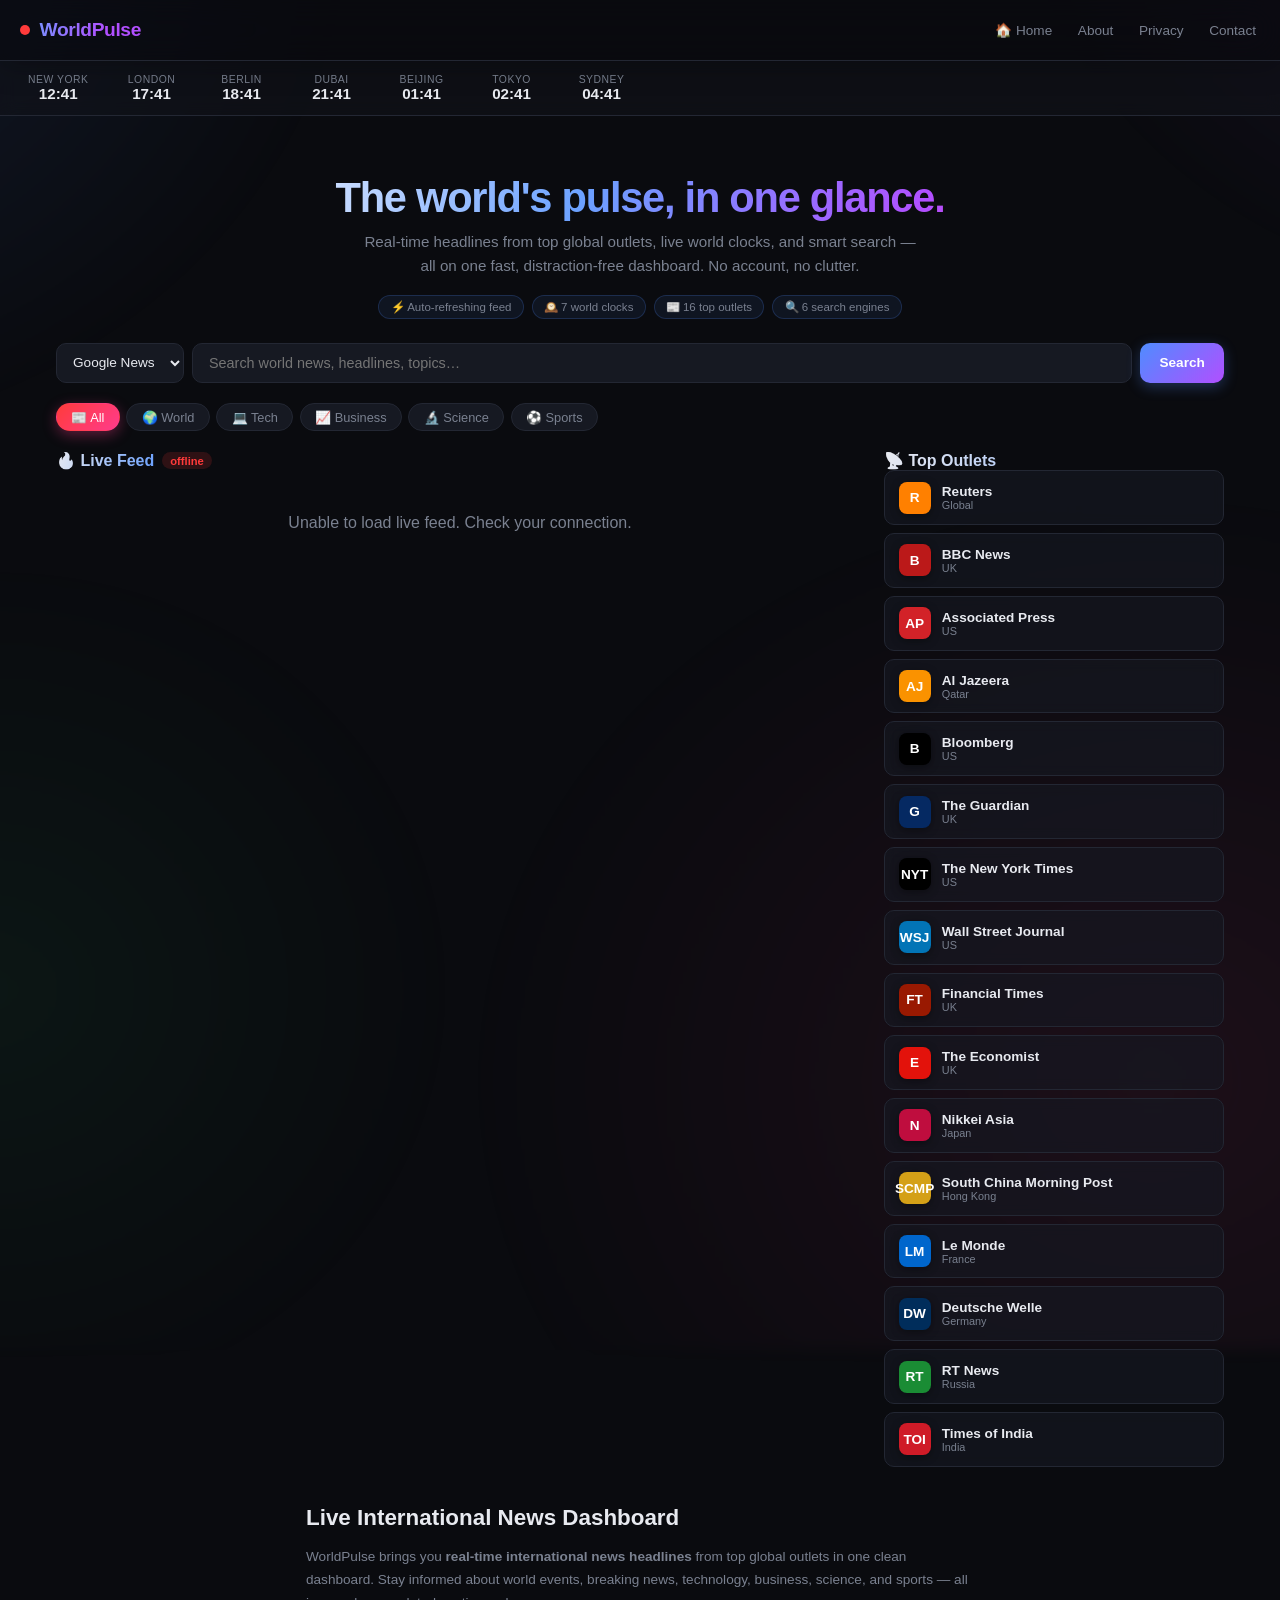
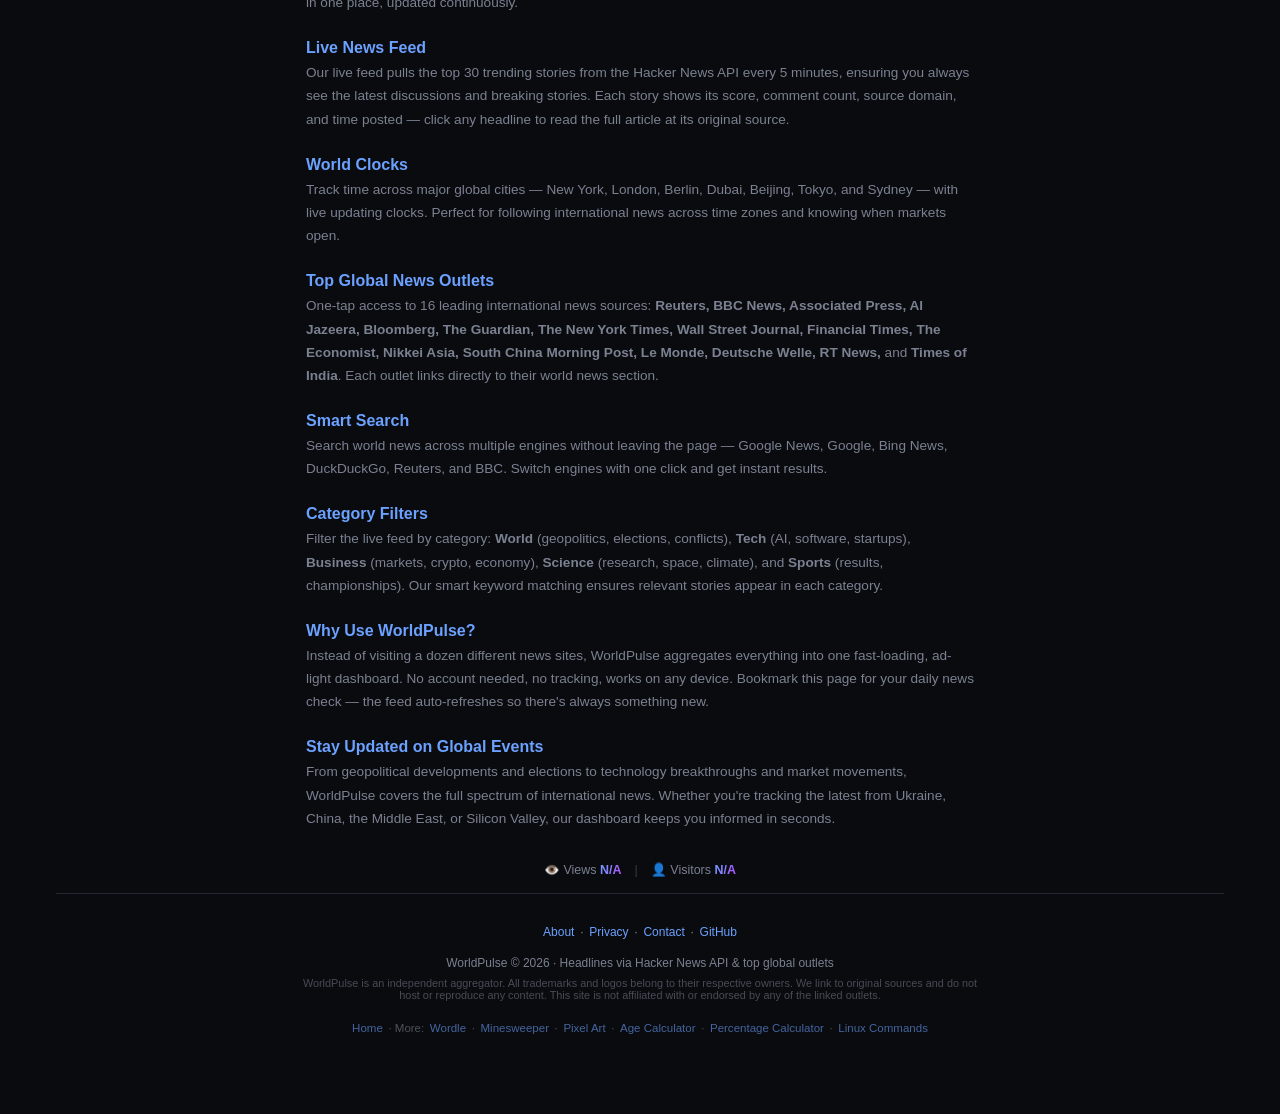
<file: index.html>
<!DOCTYPE html>
<html lang="en">
<head>
    <meta charset="UTF-8">
    <meta name="google-site-verification" content="8pWlGBDNMEfOXrn8owgpIhwnzhMvEbZH9gwOwzycwwc" />
    <link rel="preconnect" href="https://pagead2.googlesyndication.com">
    <link rel="dns-prefetch" href="https://pagead2.googlesyndication.com">
    <link rel="preconnect" href="https://api.counterapi.dev">
    <link rel="dns-prefetch" href="https://api.counterapi.dev">
    <meta name="viewport" content="width=device-width, initial-scale=1.0">
    <meta name="theme-color" content="#0a0b0f">
    <meta name="description" content="WorldPulse — Live international news dashboard with real-time headlines, world clocks, and top global outlets.">
    <meta name="author" content="WorldPulse">
    <meta name="robots" content="index, follow">
    <link rel="canonical" href="https://jimmywithfiona.com/worldpulse/">

    <meta name="keywords" content="worldpulse, international news, live news dashboard, world news, global headlines, news aggregator">
    <meta property="og:type" content="website">
    <meta property="og:site_name" content="WorldPulse">
    <meta property="og:locale" content="en_US">
    <meta property="og:title" content="WorldPulse · Live International News Dashboard">
    <meta property="og:description" content="WorldPulse — Live international news dashboard with real-time headlines, world clocks, and top global outlets.">
    <meta property="og:url" content="https://jimmywithfiona.com/worldpulse/">
    <meta property="og:image" content="https://jimmywithfiona.com/worldpulse/og.png">
    <meta name="twitter:card" content="summary_large_image">
    <meta name="twitter:title" content="WorldPulse · Live International News Dashboard">
    <meta name="twitter:description" content="WorldPulse — Live international news dashboard with real-time headlines, world clocks, and top global outlets.">
    <meta name="twitter:image" content="https://jimmywithfiona.com/worldpulse/og.png">
    <script async src="https://pagead2.googlesyndication.com/pagead/js/adsbygoogle.js?client=ca-pub-1840337371416691" crossorigin="anonymous"></script>

    <!-- Favicon -->
    <link rel="icon" type="image/svg+xml" href="favicon.svg">
<link rel="apple-touch-icon" href="apple-touch-icon.png">    <meta name="apple-mobile-web-app-title" content="WorldPulse">

    <!-- Open Graph -->

    <!-- Twitter Card -->

    <title>WorldPulse · Live International News Dashboard</title>

    <!-- Structured Data -->
    <script type="application/ld+json">
    {
      "@context": "https://schema.org",
      "@type": "WebSite",
      "name": "WorldPulse",
      "alternateName": "WorldPulse News",
      "url": "https://jimmywithfiona.com/worldpulse/",
      "description": "Live international news dashboard with real-time headlines, world clocks, and top global outlets",
      "potentialAction": {
        "@type": "SearchAction",
        "target": {
          "@type": "EntryPoint",
          "urlTemplate": "https://jimmywithfiona.com/worldpulse/?q={search_term_string}"
        },
        "query-input": "required name=search_term_string"
      },
      "publisher": {
        "@type": "Organization",
        "name": "WorldPulse",
        "url": "https://jimmywithfiona.com/worldpulse/"
      }
    }
    </script>
    <style>
        * { margin: 0; padding: 0; box-sizing: border-box; }
        :root {
            --bg: #0a0b0f;
            --bg-2: #11131a;
            --card: #161922;
            --border: #232733;
            --text: #e8eaf0;
            --text-dim: #7a8190;
            --red: #ff3b3b;
            --red-glow: rgba(255,59,59,0.15);
            --accent: #4f8cff;
            --accent-hover: #6ba1ff;
            --green: #2ecc71;
            --grad-1: #4f8cff;
            --grad-2: #b14fff;
            --grad-3: #ff3b8b;
        }
        body {
            font-family: -apple-system, BlinkMacSystemFont, "Segoe UI", Roboto, "Helvetica Neue", sans-serif;
            background: var(--bg);
            color: var(--text);
            min-height: 100vh;
            overflow-x: hidden;
            position: relative;
        }
        /* Animated aurora background */
        body::before {
            content: "";
            position: fixed;
            inset: -50%;
            z-index: -1;
            background:
                radial-gradient(40% 50% at 15% 20%, rgba(79,140,255,0.13), transparent 60%),
                radial-gradient(35% 45% at 85% 15%, rgba(177,79,255,0.10), transparent 60%),
                radial-gradient(45% 55% at 70% 85%, rgba(255,59,139,0.08), transparent 60%),
                radial-gradient(30% 40% at 25% 80%, rgba(46,204,113,0.06), transparent 60%);
            animation: aurora 22s ease-in-out infinite alternate;
            filter: blur(8px);
        }
        @keyframes aurora {
            0%   { transform: translate(0,0) rotate(0deg) scale(1); }
            50%  { transform: translate(2%,-2%) rotate(6deg) scale(1.08); }
            100% { transform: translate(-2%,2%) rotate(-4deg) scale(1.04); }
        }

        /* ===== Top bar ===== */
        .topbar {
            border-bottom: 1px solid var(--border);
            padding: 0.75rem 1.25rem;
            display: flex;
            align-items: center;
            justify-content: space-between;
            flex-wrap: wrap;
            gap: 0.5rem;
            position: sticky;
            top: 0;
            z-index: 50;
            backdrop-filter: blur(18px) saturate(160%);
            -webkit-backdrop-filter: blur(18px) saturate(160%);
            background: rgba(10,11,15,0.72);
            box-shadow: 0 4px 30px rgba(0,0,0,0.25);
        }
        .brand {
            display: flex;
            align-items: center;
            gap: 0.6rem;
            font-weight: 800;
            font-size: 1.2rem;
            letter-spacing: -0.02em;
            background: linear-gradient(110deg, var(--accent-hover), var(--grad-2) 70%);
            -webkit-background-clip: text;
            -webkit-text-fill-color: transparent;
            background-clip: text;
        }
        .live-dot {
            width: 10px; height: 10px;
            background: var(--red);
            border-radius: 50%;
            position: relative;
            animation: pulse 1.5s infinite;
        }
        .live-dot::after {
            content: "";
            position: absolute;
            inset: -4px;
            border-radius: 50%;
            border: 2px solid var(--red);
            opacity: 0;
            animation: ripple 1.5s infinite;
        }
        @keyframes pulse {
            0% { box-shadow: 0 0 0 0 rgba(255,59,59,0.6); }
            70% { box-shadow: 0 0 0 8px rgba(255,59,59,0); }
            100% { box-shadow: 0 0 0 0 rgba(255,59,59,0); }
        }
        @keyframes ripple {
            0% { transform: scale(0.8); opacity: 0.8; }
            100% { transform: scale(2.4); opacity: 0; }
        }
        .nav-links { display: flex; gap: 1.1rem; flex-wrap: wrap; }
        .nav-links a { color: var(--text-dim); text-decoration: none; font-size: 0.85rem; transition: color .2s; }
        .nav-links a:hover { color: var(--text); }

        /* ===== Clocks ===== */
        .clocks {
            display: flex;
            gap: 1.25rem;
            padding: 0.6rem 1.25rem;
            background: rgba(17,19,26,0.6);
            border-bottom: 1px solid var(--border);
            backdrop-filter: blur(8px);
            overflow-x: auto;
            max-width: 100%;
            scrollbar-width: none;
        }
        .clocks::-webkit-scrollbar { display: none; }
        .clock {
            display: flex;
            flex-direction: column;
            align-items: center;
            min-width: 70px;
            padding: 0.2rem 0.5rem;
            border-radius: 8px;
            transition: background .2s;
        }
        .clock:hover { background: rgba(79,140,255,0.08); }
        .clock-city { font-size: 0.65rem; color: var(--text-dim); text-transform: uppercase; letter-spacing: 0.05em; }
        .clock-time { font-size: 0.95rem; font-weight: 600; font-variant-numeric: tabular-nums; }

        /* ===== Container ===== */
        .container { max-width: 1200px; margin: 0 auto; padding: 1.5rem 1rem 3rem; }

        /* ===== Search ===== */
        .search-wrap {
            display: flex;
            flex-wrap: wrap;
            gap: 0.5rem;
            margin-bottom: 1.25rem;
        }
        .search-wrap select {
            background: var(--card);
            color: var(--text);
            border: 1px solid var(--border);
            border-radius: 10px;
            padding: 0 0.75rem;
            font-size: 0.85rem;
            cursor: pointer;
            outline: none;
            transition: border-color .2s, box-shadow .2s;
        }
        .search-wrap select:focus { border-color: var(--accent); box-shadow: 0 0 0 3px rgba(79,140,255,0.15); }
        .search-wrap input {
            flex: 1;
            background: var(--card);
            color: var(--text);
            border: 1px solid var(--border);
            border-radius: 10px;
            padding: 0.7rem 1rem;
            font-size: 0.9rem;
            outline: none;
            transition: border-color .2s, box-shadow .2s;
        }
        .search-wrap input:focus { border-color: var(--accent); box-shadow: 0 0 0 3px rgba(79,140,255,0.15); }
        .search-wrap button {
            background: linear-gradient(135deg, var(--accent), var(--grad-2));
            color: #fff;
            border: none;
            border-radius: 10px;
            padding: 0 1.2rem;
            font-size: 0.85rem;
            font-weight: 600;
            cursor: pointer;
            transition: transform .15s, box-shadow .2s;
            box-shadow: 0 4px 14px rgba(79,140,255,0.3);
        }
        .search-wrap button:hover { transform: translateY(-1px); box-shadow: 0 6px 20px rgba(79,140,255,0.45); }
        .search-wrap button:active { transform: translateY(0); }

        /* ===== Tabs ===== */
        .tabs {
            display: flex;
            gap: 0.4rem;
            margin-bottom: 1.25rem;
            flex-wrap: wrap;
        }
        .tab {
            background: var(--card);
            border: 1px solid var(--border);
            color: var(--text-dim);
            padding: 0.35rem 0.9rem;
            border-radius: 999px;
            font-size: 0.8rem;
            cursor: pointer;
            transition: all .2s;
            user-select: none;
        }
        .tab:hover { color: var(--text); border-color: var(--accent); }
        .tab.active {
            background: linear-gradient(135deg, var(--red), var(--grad-3));
            color: #fff;
            border-color: transparent;
            box-shadow: 0 4px 14px rgba(255,59,139,0.35);
        }

        /* ===== Layout: feed + sidebar ===== */
        .layout {
            display: grid;
            grid-template-columns: 1fr 340px;
            gap: 1.25rem;
        }
        @media (max-width: 860px) {
            .layout { grid-template-columns: 1fr; }
        }

        /* ===== Live feed ===== */
        .feed-header {
            display: flex;
            align-items: center;
            gap: 0.5rem;
            margin-bottom: 0.75rem;
        }
        .feed-title {
            font-size: 1rem;
            font-weight: 700;
            background: linear-gradient(110deg, var(--text), var(--accent-hover));
            -webkit-background-clip: text;
            -webkit-text-fill-color: transparent;
            background-clip: text;
        }
        .feed-header .count {
            font-size: 0.7rem;
            background: var(--red-glow);
            color: var(--red);
            padding: 0.15rem 0.5rem;
            border-radius: 999px;
            font-weight: 600;
        }
        .feed { display: flex; flex-direction: column; gap: 0.6rem; }
        .story {
            background: rgba(22,25,34,0.65);
            backdrop-filter: blur(6px);
            border: 1px solid var(--border);
            border-radius: 12px;
            padding: 0.9rem 1rem;
            text-decoration: none;
            color: var(--text);
            transition: transform .18s ease, border-color .18s, box-shadow .18s;
            display: block;
            position: relative;
            overflow: hidden;
        }
        .story::before {
            content: "";
            position: absolute;
            left: 0; top: 0; bottom: 0;
            width: 3px;
            background: linear-gradient(var(--accent), var(--grad-2));
            transform: scaleY(0);
            transform-origin: top;
            transition: transform .25s ease;
        }
        .story:hover {
            transform: translateX(3px);
            border-color: var(--accent);
            box-shadow: 0 8px 24px rgba(79,140,255,0.12);
        }
        .story:hover::before { transform: scaleY(1); }
        .story-title { font-size: 0.92rem; font-weight: 600; line-height: 1.4; margin-bottom: 0.35rem; }
        .story-meta { font-size: 0.72rem; color: var(--text-dim); display: flex; gap: 0.75rem; flex-wrap: wrap; }
        .story-meta .score { color: var(--green); font-weight: 600; }
        .story.enter { animation: slideIn .4s ease both; }
        @keyframes slideIn {
            from { opacity: 0; transform: translateY(8px); }
            to   { opacity: 1; transform: translateY(0); }
        }
        .skeleton {
            background: linear-gradient(90deg, var(--card) 25%, var(--bg-2) 50%, var(--card) 75%);
            background-size: 200% 100%;
            animation: shimmer 1.5s infinite;
            border-radius: 12px;
            height: 64px;
        }
        @keyframes shimmer { 0% { background-position: 200% 0; } 100% { background-position: -200% 0; } }

        /* ===== Sidebar: outlets ===== */
        .outlets { display: flex; flex-direction: column; gap: 0.5rem; }
        .outlet {
            display: flex;
            align-items: center;
            gap: 0.7rem;
            background: rgba(22,25,34,0.65);
            backdrop-filter: blur(6px);
            border: 1px solid var(--border);
            border-radius: 10px;
            padding: 0.65rem 0.85rem;
            text-decoration: none;
            color: var(--text);
            transition: border-color .15s, transform .15s, box-shadow .15s;
        }
        .outlet:hover {
            border-color: var(--accent);
            transform: translateX(2px);
            box-shadow: 0 6px 18px rgba(0,0,0,0.25);
        }
        .outlet-badge {
            width: 32px; height: 32px;
            border-radius: 8px;
            display: flex; align-items: center; justify-content: center;
            font-weight: 700;
            font-size: 0.85rem;
            flex-shrink: 0;
            color: #fff;
            box-shadow: 0 2px 8px rgba(0,0,0,0.4);
        }
        .outlet-name { font-size: 0.85rem; font-weight: 600; }
        .outlet-region { font-size: 0.68rem; color: var(--text-dim); }

        /* ===== Hero ===== */
        .hero {
            text-align: center;
            padding: 2.2rem 1rem 1.5rem;
            animation: fadeUp .6s ease both;
        }
        @keyframes fadeUp {
            from { opacity: 0; transform: translateY(12px); }
            to   { opacity: 1; transform: translateY(0); }
        }
        .hero h1 {
            font-size: clamp(1.7rem, 4vw, 2.6rem);
            font-weight: 800;
            letter-spacing: -0.03em;
            line-height: 1.1;
            margin-bottom: 0.6rem;
            background: linear-gradient(110deg, #fff 10%, var(--accent-hover) 45%, var(--grad-2) 75%, var(--grad-3));
            -webkit-background-clip: text;
            -webkit-text-fill-color: transparent;
            background-clip: text;
        }
        .hero p {
            color: var(--text-dim);
            font-size: 0.95rem;
            max-width: 560px;
            margin: 0 auto;
            line-height: 1.6;
        }
        .hero .hero-badges {
            display: flex;
            justify-content: center;
            gap: 0.5rem;
            flex-wrap: wrap;
            margin-top: 1rem;
        }
        .hero .hero-badges span {
            font-size: 0.72rem;
            color: var(--text-dim);
            background: rgba(79,140,255,0.08);
            border: 1px solid rgba(79,140,255,0.2);
            padding: 0.25rem 0.7rem;
            border-radius: 999px;
        }

        /* ===== Footer ===== */
        .stats {
            text-align: center;
            margin: 2rem 0 1rem;
            font-size: 0.78rem;
            color: var(--text-dim);
        }
        .stats strong {
            background: linear-gradient(110deg, var(--accent-hover), var(--grad-2));
            -webkit-background-clip: text;
            -webkit-text-fill-color: transparent;
            background-clip: text;
            font-variant-numeric: tabular-nums;
        }
        .stat-divider { margin: 0 0.6rem; opacity: 0.4; }
        footer {
            text-align: center;
            padding: 1.25rem;
            color: var(--text-dim);
            font-size: 0.75rem;
            border-top: 1px solid var(--border);
        }
        footer a { color: var(--accent-hover); text-decoration: none; }
    

    /* UX fixes: touch targets, font sizes */
    @media (max-width: 768px) {
        .navbar .nav-links a {
            padding: 0.5rem 0.3rem;
            min-height: 44px;
            display: flex;
            align-items: center;
        }
        .navbar { padding: 0.5rem 0.75rem; }
        .navbar .brand { font-size: 0.95rem; }
        .navbar .nav-links { gap: 0.3rem; }
        input[type="text"], input[type="number"], select, textarea {
            font-size: 16px !important;
        }
        .tab { min-height: 44px; display: flex; align-items: center; }
        .preset-btn { min-height: 44px; }
        .unit-toggle button { min-height: 44px; padding: 0.5rem 0.75rem; }
        .btn { min-height: 44px; }
        .legend-item, .outlet { min-height: 44px; }
    }
    /* Scroll to top button */
    .scroll-top {
        position: fixed;
        bottom: 1.5rem;
        right: 1.5rem;
        width: 44px;
        height: 44px;
        border-radius: 50%;
        background: var(--accent, #4f8cff);
        color: #fff;
        border: none;
        cursor: pointer;
        font-size: 1.2rem;
        display: none;
        z-index: 100;
        align-items: center;
        justify-content: center;
        box-shadow: 0 2px 12px rgba(0,0,0,0.3);
        transition: opacity 0.3s;
    }
    .scroll-top.visible { display: flex; }

    
    /* UX: touch targets + mobile fixes */
    body { overflow-x: hidden !important; }
    .nav-links a, .navbar .nav-links a, .topbar .nav-links a {
        display: inline-flex; align-items: center;
        min-height: 36px; padding: 0.4rem 0.25rem;
    }
    footer a, footer p a {
        display: inline-block; min-height: 36px; line-height: 36px;
        padding: 0 0.15rem;
    }
    @media (max-width: 768px) {
        .nav-links a, .navbar .nav-links a, .topbar .nav-links a, footer a {
            min-height: 44px !important; line-height: 44px;
            padding: 0 0.3rem;
        }
        .nav-links, .navbar .nav-links, .topbar .nav-links { flex-wrap: wrap; gap: 0.2rem; }
        input, select, textarea { font-size: 16px !important; }
        .tab, .preset-btn, .unit-toggle button, .btn { min-height: 44px; }
        .tool-link, .outlet, .story, .quiz-option { min-height: 44px; }
    }    .navbar .nav-links a, .topbar .nav-links a, .nav-links a {
        padding: 0.5rem 0.25rem;
        min-height: 36px;
        display: inline-flex;
        align-items: center;
    }
    body { overflow-x: hidden; }
    @media (max-width: 768px) {
        .navbar .nav-links a, .topbar .nav-links a, .nav-links a {
            min-height: 44px;
            padding: 0.5rem 0.4rem;
        }
        .navbar .nav-links, .topbar .nav-links, .nav-links {
            flex-wrap: wrap;
            gap: 0.2rem;
        }
        input, select, textarea { font-size: 16px !important; }
        .tab, .preset-btn, .unit-toggle button, .btn { min-height: 44px; }
    }

    

/* === UX Final: all links touch-friendly on mobile === */
@media (max-width: 768px) {
    a { min-height: 44px; display: inline-flex; align-items: center; }
    .tool-card a, .seo-section a, .result a { display: inline-block; min-height: 44px; line-height: 44px; }
    .navbar .brand { min-height: 44px; }
    button { min-height: 44px; }
}

    </style>
    <script type="application/ld+json">{"@context":"https://schema.org","@type":"WebApplication","name":"WorldPulse","url":"https://jimmywithfiona.com/worldpulse/","applicationCategory":"NewsApplication","operatingSystem":"Any (web browser)","description":"Live international news dashboard with real-time headlines, world clocks, and top global outlets","offers":{"@type":"Offer","price":"0","priceCurrency":"USD"}}</script>
    <script type="application/ld+json">{"@context":"https://schema.org","@type":"FAQPage","mainEntity":[{"@type":"Question","name":"What is WorldPulse?","acceptedAnswer":{"@type":"Answer","text":"WorldPulse is a live international news dashboard that aggregates real-time headlines, world clocks, and top global news outlets into one clean, fast-loading page."}},{"@type":"Question","name":"Is WorldPulse free?","acceptedAnswer":{"@type":"Answer","text":"Yes, WorldPulse is 100% free with no account needed and no tracking. Just visit the page and start reading."}},{"@type":"Question","name":"What news sources does it use?","acceptedAnswer":{"@type":"Answer","text":"The live feed pulls top stories from the Hacker News API, and the sidebar links to 16 leading outlets including Reuters, BBC, AP, Al Jazeera, Bloomberg, The Guardian, NYT, WSJ, FT, and more."}},{"@type":"Question","name":"Can I customize the feed?","acceptedAnswer":{"@type":"Answer","text":"Yes, you can filter the feed by category (World, Tech, Business, Science, Sports) and search world news across multiple engines like Google News, Bing, DuckDuckGo, Reuters, and BBC."}}]}</script>
    <script type="application/ld+json">{"@context":"https://schema.org","@type":"BreadcrumbList","itemListElement":[{"@type":"ListItem","position":1,"name":"Home","item":"https://jimmywithfiona.com/"},{"@type":"ListItem","position":2,"name":"WorldPulse","item":"https://jimmywithfiona.com/worldpulse/"}]}</script>
</head>
<body>

<!-- Top bar -->
<header class="topbar">
    <div class="brand">
        <span class="live-dot"></span>
        WorldPulse
    </div>
    <div class="nav-links">
        <a href="/">🏠 Home</a>
        <a href="about.html">About</a>
        <a href="privacy.html">Privacy</a>
        <a href="contact.html">Contact</a>
    </div>
</header>

<!-- World clocks -->
<div class="clocks" id="clocks"></div>

<main class="container">
    <!-- Hero -->
    <section class="hero">
        <h1>The world's pulse, in one glance.</h1>
        <p>Real-time headlines from top global outlets, live world clocks, and smart search — all on one fast, distraction-free dashboard. No account, no clutter.</p>
        <div class="hero-badges">
            <span>⚡ Auto-refreshing feed</span>
            <span>🕰️ 7 world clocks</span>
            <span>📰 16 top outlets</span>
            <span>🔍 6 search engines</span>
        </div>
    </section>

    <!-- Search -->
    <div class="search-wrap">
        <select id="engine">
            <option value="https://news.google.com/search?q=">Google News</option>
            <option value="https://www.google.com/search?q=">Google</option>
            <option value="https://www.bing.com/news/search?q=">Bing News</option>
            <option value="https://duckduckgo.com/?q=">DuckDuckGo</option>
            <option value="https://www.reuters.com/site-search/?query=">Reuters</option>
            <option value="https://www.bbc.co.uk/search?q=">BBC</option>
        </select>
        <input id="q" type="text" placeholder="Search world news, headlines, topics…" />
        <button onclick="doSearch()">Search</button>
    </div>

    <!-- Category tabs -->
    <div class="tabs">
        <div class="tab active" data-cat="all">📰 All</div>
        <div class="tab" data-cat="world">🌍 World</div>
        <div class="tab" data-cat="tech">💻 Tech</div>
        <div class="tab" data-cat="business">📈 Business</div>
        <div class="tab" data-cat="science">🔬 Science</div>
        <div class="tab" data-cat="sports">⚽ Sports</div>
    </div>

    <!-- Main layout -->
    <div class="layout">
        <!-- Live feed -->
        <div>
            <div class="feed-header">
                <div class="feed-title">🔥 Live Feed</div>
                <span class="count" id="feedCount">loading…</span>
            </div>
            <div class="feed" id="feed">
                <div class="skeleton"></div>
                <div class="skeleton"></div>
                <div class="skeleton"></div>
                <div class="skeleton"></div>
                <div class="skeleton"></div>
            </div>
        </div>

        <!-- Sidebar: outlets -->
        <div class="sidebar">
            <div class="feed-title">📡 Top Outlets</div>
            <div class="outlets" id="outlets"></div>
        </div>
    </div>

    <!-- Static SEO content for crawlers -->
    <section style="max-width:700px;margin:2rem auto;color:var(--text-dim);font-size:0.85rem;line-height:1.7;padding:0 1rem;">
        <h2 style="font-size:1.4rem;color:var(--text);margin-bottom:0.5rem;">Live International News Dashboard</h2>
        <p>WorldPulse brings you <strong>real-time international news headlines</strong> from top global outlets in one clean dashboard. Stay informed about world events, breaking news, technology, business, science, and sports — all in one place, updated continuously.</p>
        <h2 style="font-size:1rem;color:var(--accent-hover);margin-top:1.25rem;">Live News Feed</h2>
        <p>Our live feed pulls the top 30 trending stories from the Hacker News API every 5 minutes, ensuring you always see the latest discussions and breaking stories. Each story shows its score, comment count, source domain, and time posted — click any headline to read the full article at its original source.</p>
        <h2 style="font-size:1rem;color:var(--accent-hover);margin-top:1.25rem;">World Clocks</h2>
        <p>Track time across major global cities — New York, London, Berlin, Dubai, Beijing, Tokyo, and Sydney — with live updating clocks. Perfect for following international news across time zones and knowing when markets open.</p>
        <h2 style="font-size:1rem;color:var(--accent-hover);margin-top:1.25rem;">Top Global News Outlets</h2>
        <p>One-tap access to 16 leading international news sources: <strong>Reuters, BBC News, Associated Press, Al Jazeera, Bloomberg, The Guardian, The New York Times, Wall Street Journal, Financial Times, The Economist, Nikkei Asia, South China Morning Post, Le Monde, Deutsche Welle, RT News,</strong> and <strong>Times of India</strong>. Each outlet links directly to their world news section.</p>
        <h2 style="font-size:1rem;color:var(--accent-hover);margin-top:1.25rem;">Smart Search</h2>
        <p>Search world news across multiple engines without leaving the page — Google News, Google, Bing News, DuckDuckGo, Reuters, and BBC. Switch engines with one click and get instant results.</p>
        <h2 style="font-size:1rem;color:var(--accent-hover);margin-top:1.25rem;">Category Filters</h2>
        <p>Filter the live feed by category: <strong>World</strong> (geopolitics, elections, conflicts), <strong>Tech</strong> (AI, software, startups), <strong>Business</strong> (markets, crypto, economy), <strong>Science</strong> (research, space, climate), and <strong>Sports</strong> (results, championships). Our smart keyword matching ensures relevant stories appear in each category.</p>
        <h2 style="font-size:1rem;color:var(--accent-hover);margin-top:1.25rem;">Why Use WorldPulse?</h2>
        <p>Instead of visiting a dozen different news sites, WorldPulse aggregates everything into one fast-loading, ad-light dashboard. No account needed, no tracking, works on any device. Bookmark this page for your daily news check — the feed auto-refreshes so there's always something new.</p>
        <h2 style="font-size:1rem;color:var(--accent-hover);margin-top:1.25rem;">Stay Updated on Global Events</h2>
        <p>From geopolitical developments and elections to technology breakthroughs and market movements, WorldPulse covers the full spectrum of international news. Whether you're tracking the latest from Ukraine, China, the Middle East, or Silicon Valley, our dashboard keeps you informed in seconds.</p>
    </section>

    <!-- Stats -->
    <div class="stats">
        👁️ Views <strong id="pv">-</strong>
        <span class="stat-divider">|</span>
        👤 Visitors <strong id="uv">-</strong>
    </div>

    <footer>
        <p>
            <a href="about.html">About</a> ·
            <a href="privacy.html">Privacy</a> ·
            <a href="contact.html">Contact</a> ·
            <a href="https://github.com/JimmyLLLL/JimmyLLLL.github.io">GitHub</a>
        </p>
        <p style="margin-top:0.4rem;">WorldPulse © 2026 · Headlines via Hacker News API & top global outlets</p>
        <p style="margin-top:0.4rem; font-size:0.68rem; opacity:0.55; max-width:680px; margin-left:auto; margin-right:auto;">WorldPulse is an independent aggregator. All trademarks and logos belong to their respective owners. We link to original sources and do not host or reproduce any content. This site is not affiliated with or endorsed by any of the linked outlets.</p>
    
    <div style="margin-top:0.6rem;font-size:0.72rem;opacity:0.6;"><a href="/">Home</a> · More: <a href="/wordle/">Wordle</a> · <a href="/minesweeper/">Minesweeper</a> · <a href="/pixel-art/">Pixel Art</a> · <a href="/age-calculator/">Age Calculator</a> · <a href="/percentage-calculator/">Percentage Calculator</a> · <a href="/linux-commands/">Linux Commands</a></div>
</footer>
</main>
</div>

<script>
// ===== World clocks =====
const CITIES = [
    { city: "New York", tz: "America/New_York" },
    { city: "London", tz: "Europe/London" },
    { city: "Berlin", tz: "Europe/Berlin" },
    { city: "Dubai", tz: "Asia/Dubai" },
    { city: "Beijing", tz: "Asia/Shanghai" },
    { city: "Tokyo", tz: "Asia/Tokyo" },
    { city: "Sydney", tz: "Australia/Sydney" },
];
const clocksEl = document.getElementById("clocks");
CITIES.forEach(c => {
    const div = document.createElement("div");
    div.className = "clock";
    div.innerHTML = `<span class="clock-city">${c.city}</span><span class="clock-time" data-tz="${c.tz}"></span>`;
    clocksEl.appendChild(div);
});
function tickClocks() {
    document.querySelectorAll(".clock-time").forEach(el => {
        el.textContent = new Date().toLocaleTimeString("en-US", {
            timeZone: el.dataset.tz, hour: "2-digit", minute: "2-digit", hour12: false
        });
    });
}
tickClocks();
setInterval(tickClocks, 1000);

// ===== Outlets =====
const OUTLETS = [
    { name: "Reuters", region: "Global", badge: "R", color: "#ff8000", url: "https://www.reuters.com/world/" },
    { name: "BBC News", region: "UK", badge: "B", color: "#bb1919", url: "https://www.bbc.com/news/world" },
    { name: "Associated Press", region: "US", badge: "AP", color: "#d22228", url: "https://apnews.com/hub/world-news" },
    { name: "Al Jazeera", region: "Qatar", badge: "AJ", color: "#fa9200", url: "https://www.aljazeera.com/news/" },
    { name: "Bloomberg", region: "US", badge: "B", color: "#000000", url: "https://www.bloomberg.com/world" },
    { name: "The Guardian", region: "UK", badge: "G", color: "#052962", url: "https://www.theguardian.com/world" },
    { name: "The New York Times", region: "US", badge: "NYT", color: "#000000", url: "https://www.nytimes.com/section/world" },
    { name: "Wall Street Journal", region: "US", badge: "WSJ", color: "#0274b6", url: "https://www.wsj.com/news/world" },
    { name: "Financial Times", region: "UK", badge: "FT", color: "#991901", url: "https://www.ft.com/world" },
    { name: "The Economist", region: "UK", badge: "E", color: "#e3120b", url: "https://www.economist.com/" },
    { name: "Nikkei Asia", region: "Japan", badge: "N", color: "#bf0d3e", url: "https://asia.nikkei.com/" },
    { name: "South China Morning Post", region: "Hong Kong", badge: "SCMP", color: "#d4a017", url: "https://www.scmp.com/news/world" },
    { name: "Le Monde", region: "France", badge: "LM", color: "#0066cc", url: "https://www.lemonde.fr/en/" },
    { name: "Deutsche Welle", region: "Germany", badge: "DW", color: "#002d5b", url: "https://www.dw.com/en/top-stories/s-1439" },
    { name: "RT News", region: "Russia", badge: "RT", color: "#1a8c34", url: "https://www.rt.com/news/" },
    { name: "Times of India", region: "India", badge: "TOI", color: "#cf1b27", url: "https://timesofindia.indiatimes.com/world" },
];
const outletsEl = document.getElementById("outlets");
function renderOutlets() {
    outletsEl.innerHTML = "";
    OUTLETS.forEach(o => {
        const a = document.createElement("a");
        a.className = "outlet";
        a.href = o.url;
        a.target = "_blank";
        a.rel = "noopener";
        a.innerHTML = `
            <div class="outlet-badge" style="background:${o.color}">${o.badge}</div>
            <div>
                <div class="outlet-name">${o.name}</div>
                <div class="outlet-region">${o.region}</div>
            </div>`;
        outletsEl.appendChild(a);
    });
}
renderOutlets();

// ===== Live feed (Hacker News API) =====
const HN_TOP = "https://hacker-news.firebaseio.com/v0/topstories.json";
const HN_ITEM = id => `https://hacker-news.firebaseio.com/v0/item/${id}.json`;
const feedEl = document.getElementById("feed");
const feedCountEl = document.getElementById("feedCount");
let allStories = [];

async function loadFeed() {
    try {
        const res = await fetch(HN_TOP);
        const ids = await res.json();
        const top = ids.slice(0, 30);
        const stories = await Promise.all(
            top.map(id => fetch(HN_ITEM(id)).then(r => r.json()).catch(() => null))
        );
        allStories = stories.filter(s => s && s.title);
        renderFeed(allStories);
    } catch (e) {
        feedEl.innerHTML = '<div style="color:var(--text-dim);padding:2rem;text-align:center;">Unable to load live feed. Check your connection.</div>';
        feedCountEl.textContent = "offline";
    }
}

function renderFeed(stories) {
    feedEl.innerHTML = "";
    feedCountEl.textContent = stories.length + " stories";
    if (stories.length === 0) {
        feedEl.innerHTML = '<div style="color:var(--text-dim);padding:1rem;">No stories in this category.</div>';
        return;
    }
    stories.slice(0, 20).forEach(s => {
        let host = "news.ycombinator.com";
        try { if (s.url) host = new URL(s.url).hostname.replace("www.", ""); } catch (e) {}
        const time = timeAgo(s.time);
        const safeTitle = s.title.replace(/&/g, "&amp;").replace(/</g, "&lt;").replace(/>/g, "&gt;");
        const a = document.createElement("a");
        a.className = "story enter";
        a.href = s.url || `https://news.ycombinator.com/item?id=${s.id}`;
        a.target = "_blank";
        a.rel = "noopener";
        a.innerHTML = `
            <div class="story-title">${safeTitle}</div>
            <div class="story-meta">
                <span class="score">▲ ${s.score}</span>
                <span>${s.descendants || 0} comments</span>
                <span>${host}</span>
                <span>${time}</span>
            </div>`;
        feedEl.appendChild(a);
    });
}

function timeAgo(unix) {
    const diff = Date.now() / 1000 - unix;
    if (diff < 3600) return Math.floor(diff / 60) + "m ago";
    if (diff < 86400) return Math.floor(diff / 3600) + "h ago";
    return Math.floor(diff / 86400) + "d ago";
}

// Category filter — keywords use word-boundary matching to avoid false positives
const CAT_KEYWORDS = {
    tech: ["ai", "software", "code", "app", "tech", "google", "apple", "microsoft", "linux", "python", "javascript", "api", "cloud", "cyber", "data", "robot", "chip", "gpu", "openai", "gpt", "llm", "algorithm", "developer", "programming", "github", "startup", "saas", "framework", "compiler", "database", "server", "kernel", "rust", "typescript", "react", "node"],
    business: ["market", "stock", "startup", "fund", "billion", "deal", "ipo", "economy", "trade", "crypto", "bitcoin", "fed", "inflation", "acquisition", "revenue", "profit", "earnings", "investor", "valuation", "venture", "hedge", "layoff", "fired", "ceo", "cfo"],
    science: ["science", "research", "study", "space", "nasa", "physics", "biology", "climate", "quantum", "dna", "mars", "telescope", "particle", "neuroscience", "math", "fossil", "species", "genome", "experiment", "astronomy", "chemistry", "evolution"],
    sports: ["olympic", "football", "soccer", "basketball", "tennis", "formula 1", "athlete", "championship", "tournament", "medal", "nba", "nfl", "mlb", "nhl", "world cup", "marathon", "boxing", "ufc", "cricket", "baseball", "grand slam", "playoff", "super bowl"],
    world: ["world", "war", "ukraine", "russia", "china", "israel", "gaza", "iran", "trump", "biden", "election", "crisis", "attack", "summit", "treaty", "sanction", "nuclear", "missile", "military", "government", "parliament", "congress", "senate", "president", "minister", "dictator", "regime", "coup", "rebel", "refugee", "border", "tariff", "diplomacy", "embassy", "ceasefire", "invasion", "occupation", "humanitarian", "africa", "asia", "middle east", "europe", "korea", "japan", "india", "pakistan", "afghanistan", "iraq", "syria", "lebanon", "yemen", "taiwan", "palestin", "germany", "france"],
};
function filterByCategory(cat) {
    if (cat === "all") {
        renderFeed(allStories);
        return;
    }
    const kws = CAT_KEYWORDS[cat] || [];
    const patterns = kws.map(k => new RegExp("\\b" + k.replace(/[.*+?^${}()|[\]\\]/g, "\\$&") + "\\b", "i"));
    const filtered = allStories.filter(s =>
        patterns.some(p => p.test(s.title))
    );
    if (filtered.length) {
        renderFeed(filtered);
    } else {
        feedEl.innerHTML = '<div style="color:var(--text-dim);padding:2.5rem 1rem;text-align:center;font-size:0.9rem;">No stories in this category right now.<br>The live feed is tech-focused (Hacker News). Try <strong>All</strong> or <strong>Tech</strong> for more results.</div>';
        feedCountEl.textContent = "0 stories";
    }
}
document.querySelectorAll(".tab").forEach(t => {
    t.onclick = () => {
        document.querySelectorAll(".tab").forEach(x => x.classList.remove("active"));
        t.classList.add("active");
        filterByCategory(t.dataset.cat);
    };
});

// Search
function doSearch() {
    const q = document.getElementById("q").value.trim();
    if (!q) return;
    const e = document.getElementById("engine").value;
    window.open(e + encodeURIComponent(q), "_blank");
}
document.getElementById("q").addEventListener("keydown", e => {
    if (e.key === "Enter") doSearch();
});

// ===== View counter (CountAPI) =====
const NS = "jimmyllll-worldpulse";
const pvEl = document.getElementById("pv");
const uvEl = document.getElementById("uv");
fetch(`https://api.counterapi.dev/v1/${NS}/pv/up`)
    .then(r => r.json())
    .then(d => { pvEl.textContent = (d.count || 0).toLocaleString(); })
    .catch(() => { pvEl.textContent = "N/A"; });
const uvKey = "worldpulse_uv_counted";
if (!localStorage.getItem(uvKey)) {
    fetch(`https://api.counterapi.dev/v1/${NS}/uv/up`)
        .then(r => r.json())
        .then(d => { uvEl.textContent = (d.count || 0).toLocaleString(); localStorage.setItem(uvKey, "1"); })
        .catch(() => { uvEl.textContent = "N/A"; });
} else {
    fetch(`https://api.counterapi.dev/v1/${NS}/uv`)
        .then(r => r.json())
        .then(d => { uvEl.textContent = (d.count || 0).toLocaleString(); })
        .catch(() => { uvEl.textContent = "N/A"; });
}

// Start
loadFeed();
// Auto-refresh feed every 5 minutes
setInterval(loadFeed, 300000);
</script>
<!-- I18N-FULL -->
<script>
(function(){
var lang=(navigator.language||navigator.userLanguage||"en").toLowerCase();
if(!lang.startsWith("zh"))return;
var ZH={"Home":"首页","About":"关于","Privacy":"隐私","Contact":"联系","The world's pulse, in one glance.":"世界脉搏，一目了然。","Real-time headlines from top global outlets, live world clocks, and smart search — all on one fast, distraction-free dashboard. No account, no clutter.":"来自全球顶级媒体的实时头条、世界时钟和智能搜索——全部集中在一个快速、无干扰的仪表盘上。无需账号，没有杂乱。","⚡ Auto-refreshing feed":"⚡ 自动刷新的信息流","🕰️ 7 world clocks":"🕰️ 7 个世界时钟","📰 16 top outlets":"📰 16 家顶级媒体","🔍 6 search engines":"🔍 6 个搜索引擎","Search":"搜索","📰 All":"📰 全部","🌍 World":"🌍 世界","💻 Tech":"💻 科技","📈 Business":"📈 商业","🔬 Science":"🔬 科学","⚽ Sports":"⚽ 体育","🔥 Live Feed":"🔥 实时信息流","loading…":"加载中…","📡 Top Outlets":"📡 顶级媒体","Global":"全球","Live International News Dashboard":"实时国际新闻仪表盘","WorldPulse brings you":"WorldPulse 为您带来","real-time international news headlines":"实时国际新闻头条","from top global outlets in one clean dashboard. Stay informed about world events, breaking news, technology, business, science, and sports — all in one place, updated continuously.":"来自全球顶级媒体，呈现在一个简洁的仪表盘上。随时了解世界事件、突发新闻、科技、商业、科学和体育——尽在一处，持续更新。","Live News Feed":"实时新闻信息流","Our live feed pulls the top 30 trending stories from the Hacker News API every 5 minutes, ensuring you always see the latest discussions and breaking stories. Each story shows its score, comment count, source domain, and time posted — click any headline to read the full article at its original source.":"我们的实时信息流每 5 分钟从 Hacker News API 获取排名前 30 的热门报道，确保您始终看到最新的讨论和突发新闻。每篇报道显示其评分、评论数、来源域名和发布时间——点击任意标题即可在原始来源阅读完整文章。","World Clocks":"世界时钟","Track time across major global cities — New York, London, Berlin, Dubai, Beijing, Tokyo, and Sydney — with live updating clocks. Perfect for following international news across time zones and knowing when markets open.":"实时追踪全球主要城市的时间——New York、London、Berlin、Dubai、Beijing、Tokyo 和 Sydney——时钟实时更新。非常适合跨时区关注国际新闻以及了解市场开盘时间。","Top Global News Outlets":"全球顶级新闻媒体","One-tap access to 16 leading international news sources:":"一键访问 16 家国际领先新闻来源：","and":"和",". Each outlet links directly to their world news section.":"。每家媒体直接链接到其世界新闻版块。","Smart Search":"智能搜索","Search world news across multiple engines without leaving the page — Google News, Google, Bing News, DuckDuckGo, Reuters, and BBC. Switch engines with one click and get instant results.":"无需离开页面即可跨多个搜索引擎搜索世界新闻——Google News、Google、Bing News、DuckDuckGo、Reuters 和 BBC。一键切换搜索引擎，即时获取结果。","Category Filters":"分类筛选","Filter the live feed by category:":"按分类筛选实时信息流：","World":"世界","(geopolitics, elections, conflicts),":"（地缘政治、选举、冲突），","Tech":"科技","(AI, software, startups),":"（人工智能、软件、初创企业），","Business":"商业","(markets, crypto, economy),":"（市场、加密货币、经济），","Science":"科学","(research, space, climate), and":"（研究、太空、气候），以及","Sports":"体育","(results, championships). Our smart keyword matching ensures relevant stories appear in each category.":"（赛果、锦标赛）。我们的智能关键词匹配确保相关报道出现在各个分类中。","Why Use WorldPulse?":"为什么使用 WorldPulse？","Instead of visiting a dozen different news sites, WorldPulse aggregates everything into one fast-loading, ad-light dashboard. No account needed, no tracking, works on any device. Bookmark this page for your daily news check — the feed auto-refreshes so there's always something new.":"无需访问十几个不同的新闻网站，WorldPulse 将所有内容聚合到一个加载快速、广告稀少的仪表盘中。无需账号、无追踪，适用于任何设备。收藏此页用于每日新闻查看——信息流自动刷新，总有新内容。","Stay Updated on Global Events":"随时掌握全球动态","From geopolitical developments and elections to technology breakthroughs and market movements, WorldPulse covers the full spectrum of international news. Whether you're tracking the latest from Ukraine, China, the Middle East, or Silicon Valley, our dashboard keeps you informed in seconds.":"从地缘政治动态和选举到技术突破和市场走势，WorldPulse 涵盖国际新闻的方方面面。无论您是追踪 Ukraine、China、Middle East 还是 Silicon Valley 的最新动态，我们的仪表盘都能在数秒内让您了如指掌。","👁️ Views":"👁️ 浏览量","👤 Visitors":"👤 访客数","WorldPulse © 2026 · Headlines via Hacker News API & top global outlets":"WorldPulse © 2026 · 头条来自 Hacker News API 和全球顶级媒体","WorldPulse is an independent aggregator. All trademarks and logos belong to their respective owners. We link to original sources and do not host or reproduce any content. This site is not affiliated with or endorsed by any of the linked outlets.":"WorldPulse 是一个独立的聚合器。所有商标和标志均归其各自所有者所有。我们链接到原始来源，不托管或复制任何内容。本站不隶属于任何链接的媒体，也未获得其认可。","· More:":"· 更多：","Minesweeper":"扫雷","Pixel Art":"像素艺术","Age Calculator":"年龄计算器","Percentage Calculator":"百分比计算器","Linux Commands":"Linux 命令"};
function walk(node){
if(node.nodeType===3){
var t=node.textContent,k=t.trim();
if(k&&ZH[k]){node.textContent=t.replace(k,ZH[k])}
}else if(node.nodeType===1&&node.tagName!=="SCRIPT"&&node.tagName!=="STYLE"&&node.tagName!=="NOSCRIPT"){
if(node.childNodes.length>1){
var full=node.textContent.trim();
if(ZH[full]){node.textContent=ZH[full];return}
}
for(var i=0;i<node.childNodes.length;i++){walk(node.childNodes[i])}
}
}
walk(document.body);
document.documentElement.lang="zh-CN";
var mo=new MutationObserver(function(muts){
muts.forEach(function(m){
if(m.type==="childList"){m.addedNodes.forEach(function(n){walk(n)})}
else if(m.type==="characterData"){walk(m.target)}
});
});
mo.observe(document.body,{childList:true,subtree:true,characterData:true});
})();
</script>
<!-- /I18N-FULL -->
</body>
</html>
</file>
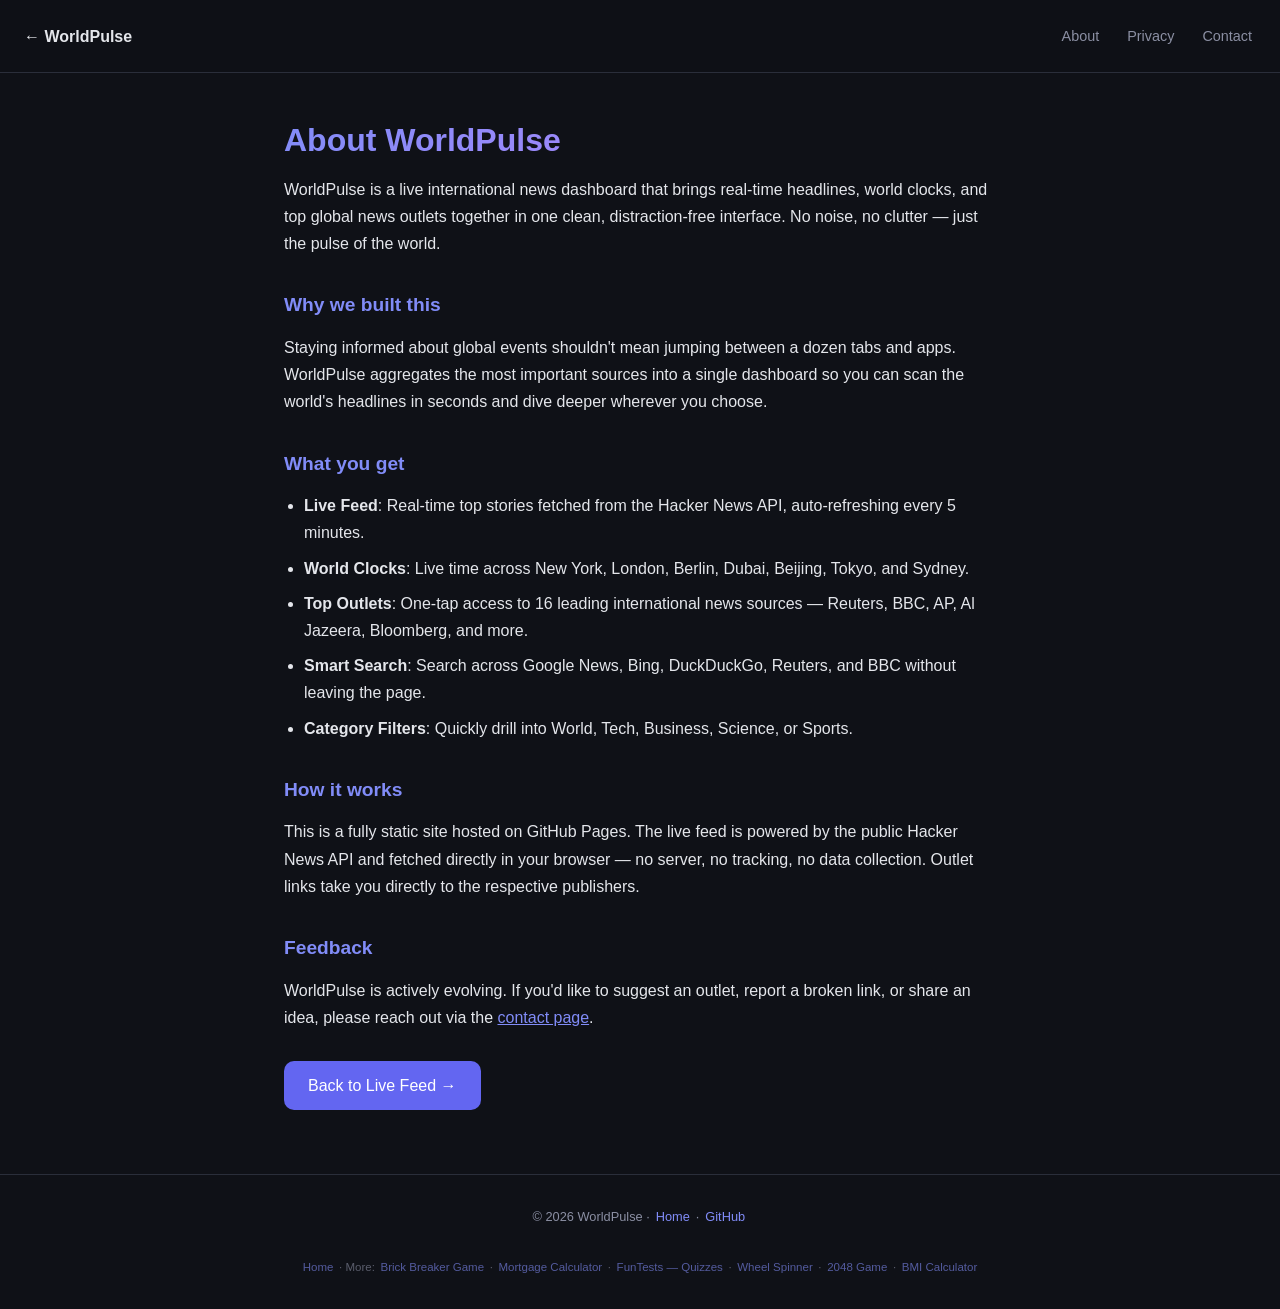
<file: about.html>
<!DOCTYPE html>
<html lang="en">
<head>
    <meta charset="UTF-8">
    <link rel="preconnect" href="https://pagead2.googlesyndication.com">
    <link rel="dns-prefetch" href="https://pagead2.googlesyndication.com">
    <link rel="preconnect" href="https://api.counterapi.dev">
    <link rel="dns-prefetch" href="https://api.counterapi.dev">
    <meta name="viewport" content="width=device-width, initial-scale=1.0">
    <meta name="theme-color" content="#0a0b0f">
    <meta name="description" content="About WorldPulse — a live international news dashboard aggregating global headlines and top outlets.">
    <meta name="robots" content="index, follow">
    <link rel="icon" type="image/svg+xml" href="favicon.svg">
<link rel="apple-touch-icon" href="apple-touch-icon.png">    <meta name="apple-mobile-web-app-title" content="WorldPulse">

    <title>About WorldPulse — Free Online Tool | Info</title>
    <link rel="canonical" href="https://jimmywithfiona.com/worldpulse/about.html">

    <meta name="keywords" content="WorldPulse, About, WorldPulse">
    <meta property="og:type" content="website">
    <meta property="og:site_name" content="WorldPulse">
    <meta property="og:locale" content="en_US">
    <meta property="og:title" content="About · WorldPulse">
    <meta property="og:description" content="About WorldPulse — a live international news dashboard aggregating global headlines and top outlets.">
    <meta property="og:url" content="https://jimmywithfiona.com/worldpulse/about.html">
    <meta property="og:image" content="https://jimmywithfiona.com/worldpulse/og.png">
    <meta name="twitter:card" content="summary_large_image">
    <meta name="twitter:title" content="About · WorldPulse">
    <meta name="twitter:description" content="About WorldPulse — a live international news dashboard aggregating global headlines and top outlets.">
    <meta name="twitter:image" content="https://jimmywithfiona.com/worldpulse/og.png">
    <script async src="https://pagead2.googlesyndication.com/pagead/js/adsbygoogle.js?client=ca-pub-1840337371416691" crossorigin="anonymous"></script>
    <link rel="stylesheet" href="css/style.css">

    <script type="application/ld+json">
    {
      "@context": "https://schema.org",
      "@type": "BreadcrumbList",
      "itemListElement": [
        { "@type": "ListItem", "position": 1, "name": "WorldPulse", "item": "https://jimmywithfiona.com/worldpulse/" },
        { "@type": "ListItem", "position": 2, "name": "About", "item": "https://jimmywithfiona.com/worldpulse/about.html" }
      ]
    }
    </script>
    <script type="application/ld+json">
    {
      "@context": "https://schema.org",
      "@type": "AboutPage",
      "name": "WorldPulse - About",
      "url": "https://jimmywithfiona.com/worldpulse/about.html",
      "isPartOf": { "@type": "WebSite", "name": "WorldPulse", "url": "https://jimmywithfiona.com/worldpulse/" }
    }
    </script>
<style>

    /* UX fixes: touch targets, font sizes */
    @media (max-width: 768px) {
        .navbar .nav-links a {
            padding: 0.5rem 0.3rem;
            min-height: 44px;
            display: flex;
            align-items: center;
        }
        .navbar { padding: 0.5rem 0.75rem; }
        .navbar .brand { font-size: 0.95rem; }
        .navbar .nav-links { gap: 0.3rem; }
        input[type="text"], input[type="number"], select, textarea {
            font-size: 16px !important;
        }
        .tab { min-height: 44px; display: flex; align-items: center; }
        .preset-btn { min-height: 44px; }
        .unit-toggle button { min-height: 44px; padding: 0.5rem 0.75rem; }
        .btn { min-height: 44px; }
        .legend-item, .outlet { min-height: 44px; }
    }
    /* Scroll to top button */
    .scroll-top {
        position: fixed;
        bottom: 1.5rem;
        right: 1.5rem;
        width: 44px;
        height: 44px;
        border-radius: 50%;
        background: var(--accent, #4f8cff);
        color: #fff;
        border: none;
        cursor: pointer;
        font-size: 1.2rem;
        display: none;
        z-index: 100;
        align-items: center;
        justify-content: center;
        box-shadow: 0 2px 12px rgba(0,0,0,0.3);
        transition: opacity 0.3s;
    }
    .scroll-top.visible { display: flex; }

    
    /* UX: touch targets + mobile fixes */
    body { overflow-x: hidden !important; }
    .nav-links a, .navbar .nav-links a, .topbar .nav-links a {
        display: inline-flex; align-items: center;
        min-height: 36px; padding: 0.4rem 0.25rem;
    }
    footer a, footer p a {
        display: inline-block; min-height: 36px; line-height: 36px;
        padding: 0 0.15rem;
    }
    @media (max-width: 768px) {
        .nav-links a, .navbar .nav-links a, .topbar .nav-links a, footer a {
            min-height: 44px !important; line-height: 44px;
            padding: 0 0.3rem;
        }
        .nav-links, .navbar .nav-links, .topbar .nav-links { flex-wrap: wrap; gap: 0.2rem; }
        input, select, textarea { font-size: 16px !important; }
        .tab, .preset-btn, .unit-toggle button, .btn { min-height: 44px; }
        .tool-link, .outlet, .story, .quiz-option { min-height: 44px; }
    }    .navbar .nav-links a, .topbar .nav-links a, .nav-links a {
        padding: 0.5rem 0.25rem;
        min-height: 36px;
        display: inline-flex;
        align-items: center;
    }
    body { overflow-x: hidden; }
    @media (max-width: 768px) {
        .navbar .nav-links a, .topbar .nav-links a, .nav-links a {
            min-height: 44px;
            padding: 0.5rem 0.4rem;
        }
        .navbar .nav-links, .topbar .nav-links, .nav-links {
            flex-wrap: wrap;
            gap: 0.2rem;
        }
        input, select, textarea { font-size: 16px !important; }
        .tab, .preset-btn, .unit-toggle button, .btn { min-height: 44px; }
    }

    </style>
</head>
<body>
<nav class="navbar">
    <a class="brand" href="index.html">← WorldPulse</a>
    <div class="nav-links">
        <a href="about.html">About</a>
        <a href="privacy.html">Privacy</a>
        <a href="contact.html">Contact</a>
    </div>
</nav>
<main>
    <h1>About WorldPulse</h1>

    <p>WorldPulse is a live international news dashboard that brings real-time headlines, world clocks, and top global news outlets together in one clean, distraction-free interface. No noise, no clutter — just the pulse of the world.</p>

    <h2>Why we built this</h2>
    <p>Staying informed about global events shouldn't mean jumping between a dozen tabs and apps. WorldPulse aggregates the most important sources into a single dashboard so you can scan the world's headlines in seconds and dive deeper wherever you choose.</p>

    <h2>What you get</h2>
    <ul>
        <li><strong>Live Feed</strong>: Real-time top stories fetched from the Hacker News API, auto-refreshing every 5 minutes.</li>
        <li><strong>World Clocks</strong>: Live time across New York, London, Berlin, Dubai, Beijing, Tokyo, and Sydney.</li>
        <li><strong>Top Outlets</strong>: One-tap access to 16 leading international news sources — Reuters, BBC, AP, Al Jazeera, Bloomberg, and more.</li>
        <li><strong>Smart Search</strong>: Search across Google News, Bing, DuckDuckGo, Reuters, and BBC without leaving the page.</li>
        <li><strong>Category Filters</strong>: Quickly drill into World, Tech, Business, Science, or Sports.</li>
    </ul>

    <h2>How it works</h2>
    <p>This is a fully static site hosted on GitHub Pages. The live feed is powered by the public Hacker News API and fetched directly in your browser — no server, no tracking, no data collection. Outlet links take you directly to the respective publishers.</p>

    <h2>Feedback</h2>
    <p>WorldPulse is actively evolving. If you'd like to suggest an outlet, report a broken link, or share an idea, please reach out via the <a href="contact.html">contact page</a>.</p>
    <a class="cta" href="index.html">Back to Live Feed →</a>
</main>
<footer>
    <p>© 2026 WorldPulse · <a href="index.html">Home</a> · <a href="https://github.com/JimmyLLLL/JimmyLLLL.github.io">GitHub</a></p>

    <div style="margin-top:0.6rem;font-size:0.72rem;opacity:0.6;"><a href="https://jimmywithfiona.com/">Home</a> · More: <a href="https://jimmywithfiona.com/brick-breaker/">Brick Breaker Game</a> · <a href="https://jimmywithfiona.com/mortgage-calculator/">Mortgage Calculator</a> · <a href="https://jimmywithfiona.com/fun-tests/">FunTests — Quizzes</a> · <a href="https://jimmywithfiona.com/wheel-spinner/">Wheel Spinner</a> · <a href="https://jimmywithfiona.com/game-2048/">2048 Game</a> · <a href="https://jimmywithfiona.com/bmi-calculator/">BMI Calculator</a></div>
</footer>
<!-- I18N-FULL -->
<script>
(function(){
var lang=(navigator.language||navigator.userLanguage||"en").toLowerCase();
if(!lang.startsWith("zh"))return;
var ZH={"About":"关于","Privacy":"隐私","Contact":"联系","About WorldPulse":"关于 WorldPulse","WorldPulse is a live international news dashboard that brings real-time headlines, world clocks, and top global news outlets together in one clean, distraction-free interface. No noise, no clutter — just the pulse of the world.":"WorldPulse 是一个实时国际新闻仪表盘，将实时头条、世界时钟和全球顶级新闻媒体汇聚于一个简洁、无干扰的界面中。没有噪音，没有杂乱——只有世界的脉搏。","Why we built this":"我们为什么开发这个","Staying informed about global events shouldn't mean jumping between a dozen tabs and apps. WorldPulse aggregates the most important sources into a single dashboard so you can scan the world's headlines in seconds and dive deeper wherever you choose.":"了解全球动态不应意味着在十几个标签页和应用之间来回切换。WorldPulse 将最重要的来源聚合到一个仪表盘中，让您可以在几秒内浏览世界头条，并随时深入了解您感兴趣的内容。","What you get":"您将获得","Live Feed":"实时信息流",": Real-time top stories fetched from the Hacker News API, auto-refreshing every 5 minutes.":"：从 Hacker News API 获取的实时热门报道，每 5 分钟自动刷新。","World Clocks":"世界时钟",": Live time across New York, London, Berlin, Dubai, Beijing, Tokyo, and Sydney.":"：New York、London、Berlin、Dubai、Beijing、Tokyo 和 Sydney 的实时时间。","Top Outlets":"顶级媒体",": One-tap access to 16 leading international news sources — Reuters, BBC, AP, Al Jazeera, Bloomberg, and more.":"：一键访问 16 家国际领先新闻来源——Reuters、BBC、AP、Al Jazeera、Bloomberg 等。","Smart Search":"智能搜索",": Search across Google News, Bing, DuckDuckGo, Reuters, and BBC without leaving the page.":"：无需离开页面即可跨 Google News、Bing、DuckDuckGo、Reuters 和 BBC 搜索。","Category Filters":"分类筛选",": Quickly drill into World, Tech, Business, Science, or Sports.":"：快速筛选世界、科技、商业、科学或体育分类。","How it works":"工作原理","This is a fully static site hosted on GitHub Pages. The live feed is powered by the public Hacker News API and fetched directly in your browser — no server, no tracking, no data collection. Outlet links take you directly to the respective publishers.":"这是一个完全静态的网站，托管在 GitHub Pages 上。实时信息流由公开的 Hacker News API 驱动，直接在您的浏览器中获取数据——无服务器、无追踪、无数据收集。媒体链接将直接带您前往相应的出版商。","Feedback":"反馈","WorldPulse is actively evolving. If you'd like to suggest an outlet, report a broken link, or share an idea, please reach out via the":"WorldPulse 正在不断改进。如果您想推荐媒体、报告失效链接或分享想法，请通过","contact page":"联系页面","Back to Live Feed →":"返回实时信息流 →","Home":"首页","· More:":"· 更多：","Brick Breaker Game":"打砖块游戏","Mortgage Calculator":"房贷计算器","FunTests — Quizzes":"FunTests — 测验","Wheel Spinner":"转盘抽奖","2048 Game":"2048 游戏","BMI Calculator":"BMI 计算器"};
function walk(node){
if(node.nodeType===3){
var t=node.textContent,k=t.trim();
if(k&&ZH[k]){node.textContent=t.replace(k,ZH[k])}
}else if(node.nodeType===1&&node.tagName!=="SCRIPT"&&node.tagName!=="STYLE"&&node.tagName!=="NOSCRIPT"){
if(node.childNodes.length>1){
var full=node.textContent.trim();
if(ZH[full]){node.textContent=ZH[full];return}
}
for(var i=0;i<node.childNodes.length;i++){walk(node.childNodes[i])}
}
}
walk(document.body);
document.documentElement.lang="zh-CN";
var mo=new MutationObserver(function(muts){
muts.forEach(function(m){
if(m.type==="childList"){m.addedNodes.forEach(function(n){walk(n)})}
else if(m.type==="characterData"){walk(m.target)}
});
});
mo.observe(document.body,{childList:true,subtree:true,characterData:true});
})();
</script>
<!-- /I18N-FULL -->
</body>
</html>
</file>
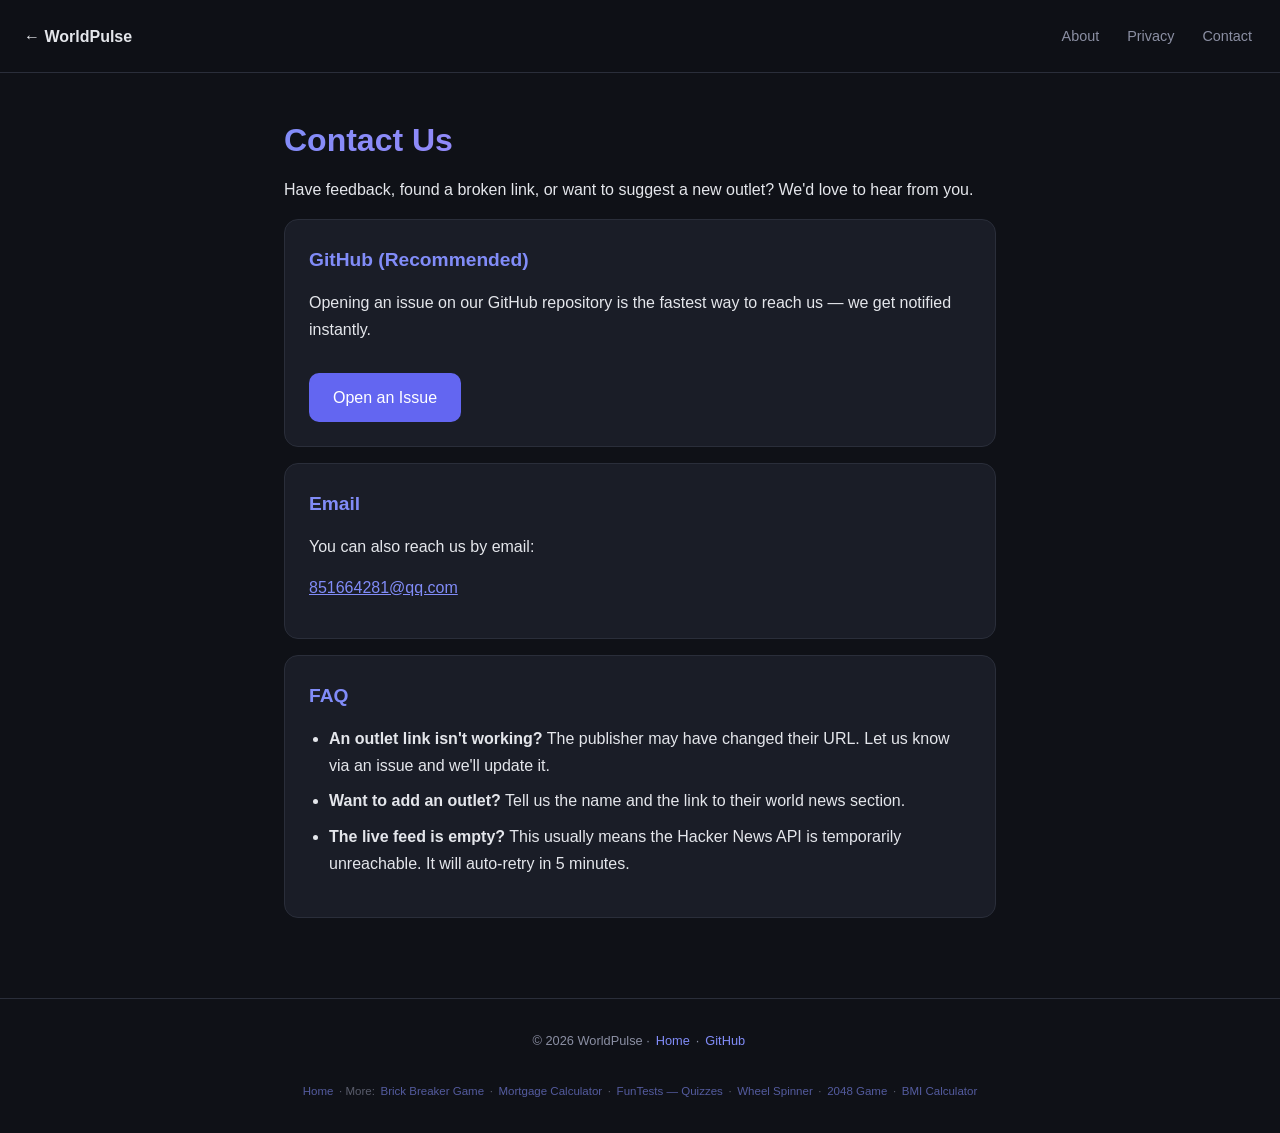
<file: contact.html>
<!DOCTYPE html>
<html lang="en">
<head>
    <meta charset="UTF-8">
    <link rel="preconnect" href="https://pagead2.googlesyndication.com">
    <link rel="dns-prefetch" href="https://pagead2.googlesyndication.com">
    <link rel="preconnect" href="https://api.counterapi.dev">
    <link rel="dns-prefetch" href="https://api.counterapi.dev">
    <meta name="viewport" content="width=device-width, initial-scale=1.0">
    <meta name="theme-color" content="#0a0b0f">
    <meta name="description" content="Contact WorldPulse — send feedback, report issues, or suggest news outlets.">
    <meta name="robots" content="index, follow">
    <link rel="icon" type="image/svg+xml" href="favicon.svg">
<link rel="apple-touch-icon" href="apple-touch-icon.png">    <meta name="apple-mobile-web-app-title" content="WorldPulse">

    <title>Contact WorldPulse — Feedback & Support</title>
    <link rel="canonical" href="https://jimmywithfiona.com/worldpulse/contact.html">

    <meta name="keywords" content="WorldPulse, Contact, WorldPulse">
    <meta property="og:type" content="website">
    <meta property="og:site_name" content="WorldPulse">
    <meta property="og:locale" content="en_US">
    <meta property="og:title" content="Contact · WorldPulse">
    <meta property="og:description" content="Contact WorldPulse — send feedback, report issues, or suggest news outlets.">
    <meta property="og:url" content="https://jimmywithfiona.com/worldpulse/contact.html">
    <meta property="og:image" content="https://jimmywithfiona.com/worldpulse/og.png">
    <meta name="twitter:card" content="summary_large_image">
    <meta name="twitter:title" content="Contact · WorldPulse">
    <meta name="twitter:description" content="Contact WorldPulse — send feedback, report issues, or suggest news outlets.">
    <meta name="twitter:image" content="https://jimmywithfiona.com/worldpulse/og.png">
    <script async src="https://pagead2.googlesyndication.com/pagead/js/adsbygoogle.js?client=ca-pub-1840337371416691" crossorigin="anonymous"></script>
    <link rel="stylesheet" href="css/style.css">

    <script type="application/ld+json">
    {
      "@context": "https://schema.org",
      "@type": "BreadcrumbList",
      "itemListElement": [
        { "@type": "ListItem", "position": 1, "name": "WorldPulse", "item": "https://jimmywithfiona.com/worldpulse/" },
        { "@type": "ListItem", "position": 2, "name": "Contact", "item": "https://jimmywithfiona.com/worldpulse/contact.html" }
      ]
    }
    </script>
    <script type="application/ld+json">
    {
      "@context": "https://schema.org",
      "@type": "ContactPage",
      "name": "WorldPulse - Contact",
      "url": "https://jimmywithfiona.com/worldpulse/contact.html",
      "isPartOf": { "@type": "WebSite", "name": "WorldPulse", "url": "https://jimmywithfiona.com/worldpulse/" }
    }
    </script>
<style>

    /* UX fixes: touch targets, font sizes */
    @media (max-width: 768px) {
        .navbar .nav-links a {
            padding: 0.5rem 0.3rem;
            min-height: 44px;
            display: flex;
            align-items: center;
        }
        .navbar { padding: 0.5rem 0.75rem; }
        .navbar .brand { font-size: 0.95rem; }
        .navbar .nav-links { gap: 0.3rem; }
        input[type="text"], input[type="number"], select, textarea {
            font-size: 16px !important;
        }
        .tab { min-height: 44px; display: flex; align-items: center; }
        .preset-btn { min-height: 44px; }
        .unit-toggle button { min-height: 44px; padding: 0.5rem 0.75rem; }
        .btn { min-height: 44px; }
        .legend-item, .outlet { min-height: 44px; }
    }
    /* Scroll to top button */
    .scroll-top {
        position: fixed;
        bottom: 1.5rem;
        right: 1.5rem;
        width: 44px;
        height: 44px;
        border-radius: 50%;
        background: var(--accent, #4f8cff);
        color: #fff;
        border: none;
        cursor: pointer;
        font-size: 1.2rem;
        display: none;
        z-index: 100;
        align-items: center;
        justify-content: center;
        box-shadow: 0 2px 12px rgba(0,0,0,0.3);
        transition: opacity 0.3s;
    }
    .scroll-top.visible { display: flex; }

    
    /* UX: touch targets + mobile fixes */
    body { overflow-x: hidden !important; }
    .nav-links a, .navbar .nav-links a, .topbar .nav-links a {
        display: inline-flex; align-items: center;
        min-height: 36px; padding: 0.4rem 0.25rem;
    }
    footer a, footer p a {
        display: inline-block; min-height: 36px; line-height: 36px;
        padding: 0 0.15rem;
    }
    @media (max-width: 768px) {
        .nav-links a, .navbar .nav-links a, .topbar .nav-links a, footer a {
            min-height: 44px !important; line-height: 44px;
            padding: 0 0.3rem;
        }
        .nav-links, .navbar .nav-links, .topbar .nav-links { flex-wrap: wrap; gap: 0.2rem; }
        input, select, textarea { font-size: 16px !important; }
        .tab, .preset-btn, .unit-toggle button, .btn { min-height: 44px; }
        .tool-link, .outlet, .story, .quiz-option { min-height: 44px; }
    }    .navbar .nav-links a, .topbar .nav-links a, .nav-links a {
        padding: 0.5rem 0.25rem;
        min-height: 36px;
        display: inline-flex;
        align-items: center;
    }
    body { overflow-x: hidden; }
    @media (max-width: 768px) {
        .navbar .nav-links a, .topbar .nav-links a, .nav-links a {
            min-height: 44px;
            padding: 0.5rem 0.4rem;
        }
        .navbar .nav-links, .topbar .nav-links, .nav-links {
            flex-wrap: wrap;
            gap: 0.2rem;
        }
        input, select, textarea { font-size: 16px !important; }
        .tab, .preset-btn, .unit-toggle button, .btn { min-height: 44px; }
    }

    </style>
</head>
<body>
<nav class="navbar">
    <a class="brand" href="index.html">← WorldPulse</a>
    <div class="nav-links">
        <a href="about.html">About</a>
        <a href="privacy.html">Privacy</a>
        <a href="contact.html">Contact</a>
    </div>
</nav>
<main>
    <h1>Contact Us</h1>
    <p>Have feedback, found a broken link, or want to suggest a new outlet? We'd love to hear from you.</p>

    <div class="card-block">
        <h2 style="margin-top:0">GitHub (Recommended)</h2>
        <p>Opening an issue on our GitHub repository is the fastest way to reach us — we get notified instantly.</p>
        <a class="cta" href="https://github.com/JimmyLLLL/JimmyLLLL.github.io/issues" target="_blank" rel="noopener">Open an Issue</a>
    </div>

    <div class="card-block">
        <h2 style="margin-top:0">Email</h2>
        <p>You can also reach us by email:</p>
        <p><a href="mailto:851664281@qq.com">851664281@qq.com</a></p>
    </div>

    <div class="card-block">
        <h2 style="margin-top:0">FAQ</h2>
        <ul>
            <li><strong>An outlet link isn't working?</strong> The publisher may have changed their URL. Let us know via an issue and we'll update it.</li>
            <li><strong>Want to add an outlet?</strong> Tell us the name and the link to their world news section.</li>
            <li><strong>The live feed is empty?</strong> This usually means the Hacker News API is temporarily unreachable. It will auto-retry in 5 minutes.</li>
        </ul>
    </div>
</main>
<footer>
    <p>© 2026 WorldPulse · <a href="index.html">Home</a> · <a href="https://github.com/JimmyLLLL/JimmyLLLL.github.io">GitHub</a></p>

    <div style="margin-top:0.6rem;font-size:0.72rem;opacity:0.6;"><a href="https://jimmywithfiona.com/">Home</a> · More: <a href="https://jimmywithfiona.com/brick-breaker/">Brick Breaker Game</a> · <a href="https://jimmywithfiona.com/mortgage-calculator/">Mortgage Calculator</a> · <a href="https://jimmywithfiona.com/fun-tests/">FunTests — Quizzes</a> · <a href="https://jimmywithfiona.com/wheel-spinner/">Wheel Spinner</a> · <a href="https://jimmywithfiona.com/game-2048/">2048 Game</a> · <a href="https://jimmywithfiona.com/bmi-calculator/">BMI Calculator</a></div>
</footer>
<!-- I18N-FULL -->
<script>
(function(){
var lang=(navigator.language||navigator.userLanguage||"en").toLowerCase();
if(!lang.startsWith("zh"))return;
var ZH={"About":"关于","Privacy":"隐私","Contact":"联系","Contact Us":"联系我们","Have feedback, found a broken link, or want to suggest a new outlet? We'd love to hear from you.":"有反馈、发现失效链接，或想推荐新的媒体？我们很乐意收到您的来信。","GitHub (Recommended)":"GitHub（推荐）","Opening an issue on our GitHub repository is the fastest way to reach us — we get notified instantly.":"在我们的 GitHub 仓库中提交 Issue 是联系我们最快的方式——我们会立即收到通知。","Open an Issue":"提交 Issue","Email":"电子邮件","You can also reach us by email:":"您也可以通过电子邮件联系我们：","FAQ":"常见问题","An outlet link isn't working?":"媒体链接无法访问？","The publisher may have changed their URL. Let us know via an issue and we'll update it.":"出版商可能更改了其 URL。请通过 Issue 告知我们，我们会进行更新。","Want to add an outlet?":"想要添加新媒体？","Tell us the name and the link to their world news section.":"告诉我们媒体名称及其世界新闻版块的链接。","The live feed is empty?":"实时信息流为空？","This usually means the Hacker News API is temporarily unreachable. It will auto-retry in 5 minutes.":"这通常意味着 Hacker News API 暂时无法访问。它将在 5 分钟后自动重试。","Home":"首页","· More:":"· 更多：","Brick Breaker Game":"打砖块游戏","Mortgage Calculator":"房贷计算器","FunTests — Quizzes":"FunTests — 测验","Wheel Spinner":"转盘抽奖","2048 Game":"2048 游戏","BMI Calculator":"BMI 计算器"};
function walk(node){
if(node.nodeType===3){
var t=node.textContent,k=t.trim();
if(k&&ZH[k]){node.textContent=t.replace(k,ZH[k])}
}else if(node.nodeType===1&&node.tagName!=="SCRIPT"&&node.tagName!=="STYLE"&&node.tagName!=="NOSCRIPT"){
if(node.childNodes.length>1){
var full=node.textContent.trim();
if(ZH[full]){node.textContent=ZH[full];return}
}
for(var i=0;i<node.childNodes.length;i++){walk(node.childNodes[i])}
}
}
walk(document.body);
document.documentElement.lang="zh-CN";
var mo=new MutationObserver(function(muts){
muts.forEach(function(m){
if(m.type==="childList"){m.addedNodes.forEach(function(n){walk(n)})}
else if(m.type==="characterData"){walk(m.target)}
});
});
mo.observe(document.body,{childList:true,subtree:true,characterData:true});
})();
</script>
<!-- /I18N-FULL -->
</body>
</html>
</file>
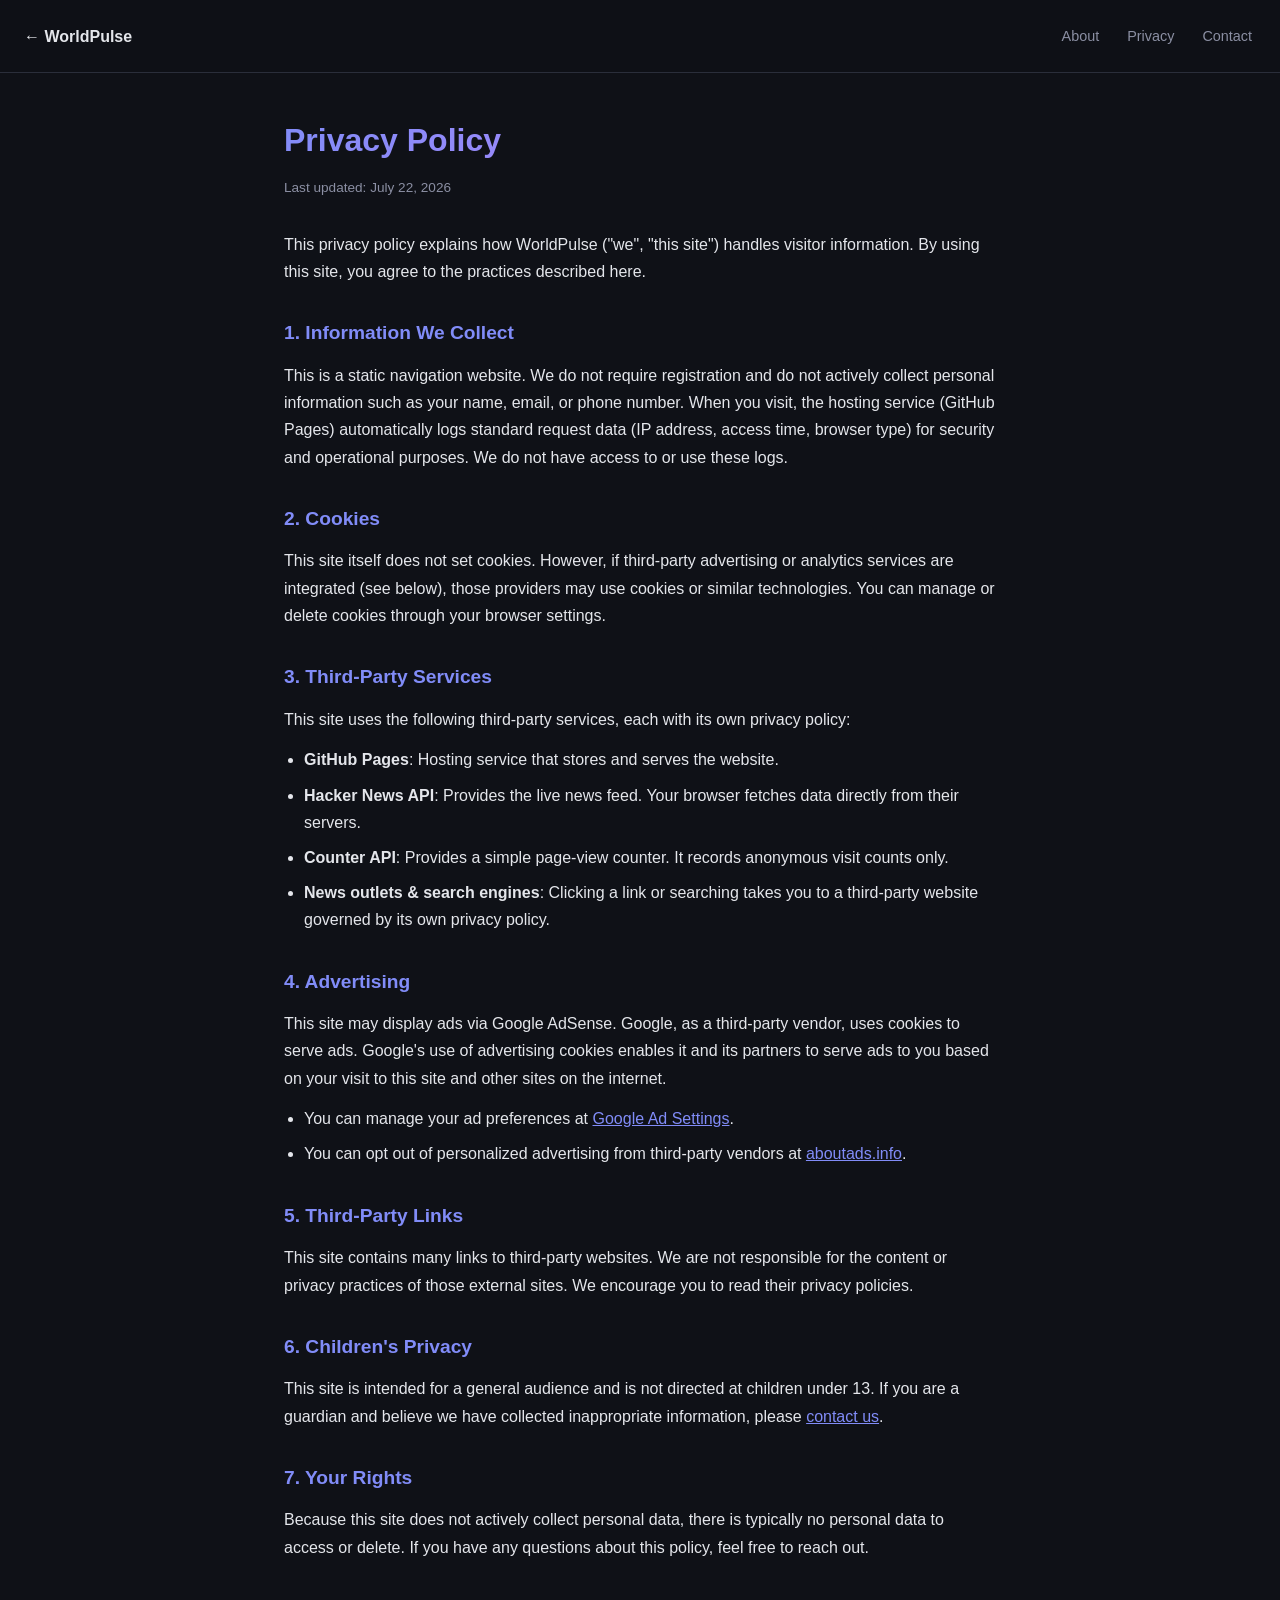
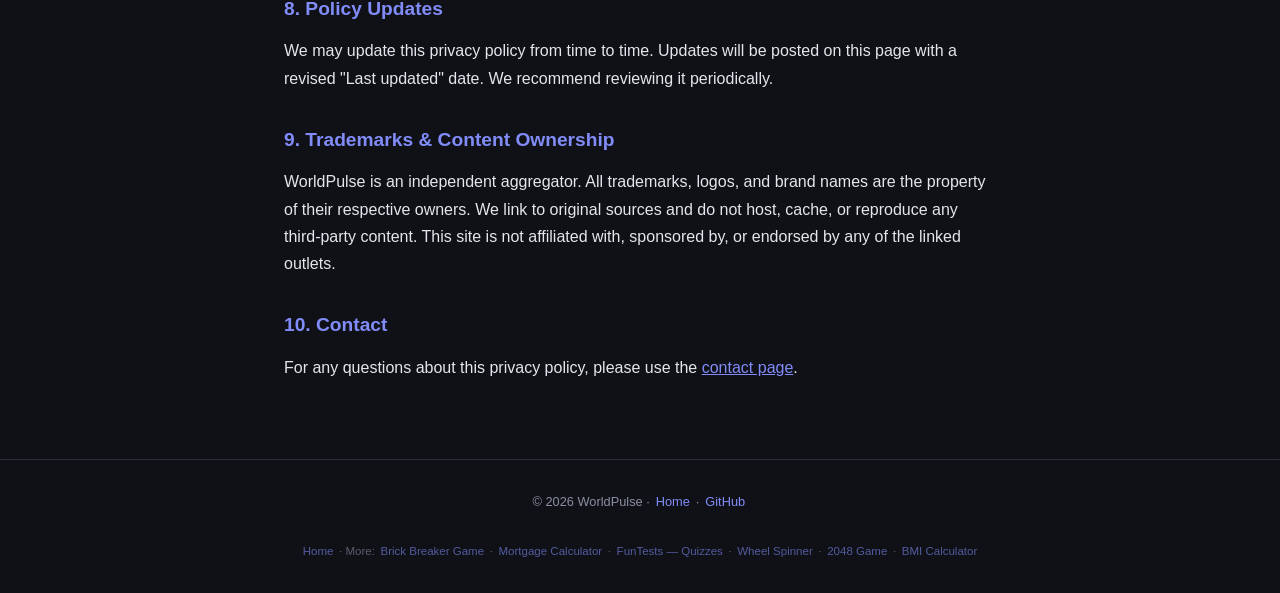
<file: privacy.html>
<!DOCTYPE html>
<html lang="en">
<head>
    <meta charset="UTF-8">
    <link rel="preconnect" href="https://pagead2.googlesyndication.com">
    <link rel="dns-prefetch" href="https://pagead2.googlesyndication.com">
    <link rel="preconnect" href="https://api.counterapi.dev">
    <link rel="dns-prefetch" href="https://api.counterapi.dev">
    <meta name="viewport" content="width=device-width, initial-scale=1.0">
    <meta name="theme-color" content="#0a0b0f">
    <meta name="description" content="WorldPulse privacy policy — how we handle cookies and third-party services.">
    <meta name="robots" content="index, follow">
    <link rel="icon" type="image/svg+xml" href="favicon.svg">
<link rel="apple-touch-icon" href="apple-touch-icon.png">    <meta name="apple-mobile-web-app-title" content="WorldPulse">

    <title>Privacy Policy — WorldPulse | Data Protection</title>
    <link rel="canonical" href="https://jimmywithfiona.com/worldpulse/privacy.html">

    <meta name="keywords" content="WorldPulse, Privacy Policy, WorldPulse">
    <meta property="og:type" content="website">
    <meta property="og:site_name" content="WorldPulse">
    <meta property="og:locale" content="en_US">
    <meta property="og:title" content="Privacy Policy · WorldPulse">
    <meta property="og:description" content="WorldPulse privacy policy — how we handle cookies and third-party services.">
    <meta property="og:url" content="https://jimmywithfiona.com/worldpulse/privacy.html">
    <meta property="og:image" content="https://jimmywithfiona.com/worldpulse/og.png">
    <meta name="twitter:card" content="summary_large_image">
    <meta name="twitter:title" content="Privacy Policy · WorldPulse">
    <meta name="twitter:description" content="WorldPulse privacy policy — how we handle cookies and third-party services.">
    <meta name="twitter:image" content="https://jimmywithfiona.com/worldpulse/og.png">
    <script async src="https://pagead2.googlesyndication.com/pagead/js/adsbygoogle.js?client=ca-pub-1840337371416691" crossorigin="anonymous"></script>
    <link rel="stylesheet" href="css/style.css">

    <script type="application/ld+json">
    {
      "@context": "https://schema.org",
      "@type": "BreadcrumbList",
      "itemListElement": [
        { "@type": "ListItem", "position": 1, "name": "WorldPulse", "item": "https://jimmywithfiona.com/worldpulse/" },
        { "@type": "ListItem", "position": 2, "name": "Privacy Policy", "item": "https://jimmywithfiona.com/worldpulse/privacy.html" }
      ]
    }
    </script>
    <script type="application/ld+json">
    {
      "@context": "https://schema.org",
      "@type": "WebPage",
      "name": "WorldPulse - Privacy",
      "url": "https://jimmywithfiona.com/worldpulse/privacy.html",
      "isPartOf": { "@type": "WebSite", "name": "WorldPulse", "url": "https://jimmywithfiona.com/worldpulse/" }
    }
    </script>
<style>

    /* UX fixes: touch targets, font sizes */
    @media (max-width: 768px) {
        .navbar .nav-links a {
            padding: 0.5rem 0.3rem;
            min-height: 44px;
            display: flex;
            align-items: center;
        }
        .navbar { padding: 0.5rem 0.75rem; }
        .navbar .brand { font-size: 0.95rem; }
        .navbar .nav-links { gap: 0.3rem; }
        input[type="text"], input[type="number"], select, textarea {
            font-size: 16px !important;
        }
        .tab { min-height: 44px; display: flex; align-items: center; }
        .preset-btn { min-height: 44px; }
        .unit-toggle button { min-height: 44px; padding: 0.5rem 0.75rem; }
        .btn { min-height: 44px; }
        .legend-item, .outlet { min-height: 44px; }
    }
    /* Scroll to top button */
    .scroll-top {
        position: fixed;
        bottom: 1.5rem;
        right: 1.5rem;
        width: 44px;
        height: 44px;
        border-radius: 50%;
        background: var(--accent, #4f8cff);
        color: #fff;
        border: none;
        cursor: pointer;
        font-size: 1.2rem;
        display: none;
        z-index: 100;
        align-items: center;
        justify-content: center;
        box-shadow: 0 2px 12px rgba(0,0,0,0.3);
        transition: opacity 0.3s;
    }
    .scroll-top.visible { display: flex; }

    
    /* UX: touch targets + mobile fixes */
    body { overflow-x: hidden !important; }
    .nav-links a, .navbar .nav-links a, .topbar .nav-links a {
        display: inline-flex; align-items: center;
        min-height: 36px; padding: 0.4rem 0.25rem;
    }
    footer a, footer p a {
        display: inline-block; min-height: 36px; line-height: 36px;
        padding: 0 0.15rem;
    }
    @media (max-width: 768px) {
        .nav-links a, .navbar .nav-links a, .topbar .nav-links a, footer a {
            min-height: 44px !important; line-height: 44px;
            padding: 0 0.3rem;
        }
        .nav-links, .navbar .nav-links, .topbar .nav-links { flex-wrap: wrap; gap: 0.2rem; }
        input, select, textarea { font-size: 16px !important; }
        .tab, .preset-btn, .unit-toggle button, .btn { min-height: 44px; }
        .tool-link, .outlet, .story, .quiz-option { min-height: 44px; }
    }    .navbar .nav-links a, .topbar .nav-links a, .nav-links a {
        padding: 0.5rem 0.25rem;
        min-height: 36px;
        display: inline-flex;
        align-items: center;
    }
    body { overflow-x: hidden; }
    @media (max-width: 768px) {
        .navbar .nav-links a, .topbar .nav-links a, .nav-links a {
            min-height: 44px;
            padding: 0.5rem 0.4rem;
        }
        .navbar .nav-links, .topbar .nav-links, .nav-links {
            flex-wrap: wrap;
            gap: 0.2rem;
        }
        input, select, textarea { font-size: 16px !important; }
        .tab, .preset-btn, .unit-toggle button, .btn { min-height: 44px; }
    }

    </style>
</head>
<body>
<nav class="navbar">
    <a class="brand" href="index.html">← WorldPulse</a>
    <div class="nav-links">
        <a href="about.html">About</a>
        <a href="privacy.html">Privacy</a>
        <a href="contact.html">Contact</a>
    </div>
</nav>
<main>
    <h1>Privacy Policy</h1>
    <p class="updated">Last updated: July 22, 2026</p>

    <p>This privacy policy explains how WorldPulse ("we", "this site") handles visitor information. By using this site, you agree to the practices described here.</p>

    <h2>1. Information We Collect</h2>
    <p>This is a static navigation website. We do not require registration and do not actively collect personal information such as your name, email, or phone number. When you visit, the hosting service (GitHub Pages) automatically logs standard request data (IP address, access time, browser type) for security and operational purposes. We do not have access to or use these logs.</p>

    <h2>2. Cookies</h2>
    <p>This site itself does not set cookies. However, if third-party advertising or analytics services are integrated (see below), those providers may use cookies or similar technologies. You can manage or delete cookies through your browser settings.</p>

    <h2>3. Third-Party Services</h2>
    <p>This site uses the following third-party services, each with its own privacy policy:</p>
    <ul>
        <li><strong>GitHub Pages</strong>: Hosting service that stores and serves the website.</li>
        <li><strong>Hacker News API</strong>: Provides the live news feed. Your browser fetches data directly from their servers.</li>
        <li><strong>Counter API</strong>: Provides a simple page-view counter. It records anonymous visit counts only.</li>
        <li><strong>News outlets & search engines</strong>: Clicking a link or searching takes you to a third-party website governed by its own privacy policy.</li>
    </ul>

    <h2>4. Advertising</h2>
    <p>This site may display ads via Google AdSense. Google, as a third-party vendor, uses cookies to serve ads. Google's use of advertising cookies enables it and its partners to serve ads to you based on your visit to this site and other sites on the internet.</p>
    <ul>
        <li>You can manage your ad preferences at <a href="https://policies.google.com/technologies/ads" target="_blank" rel="noopener">Google Ad Settings</a>.</li>
        <li>You can opt out of personalized advertising from third-party vendors at <a href="https://www.aboutads.info/choices/" target="_blank" rel="noopener">aboutads.info</a>.</li>
    </ul>

    <h2>5. Third-Party Links</h2>
    <p>This site contains many links to third-party websites. We are not responsible for the content or privacy practices of those external sites. We encourage you to read their privacy policies.</p>

    <h2>6. Children's Privacy</h2>
    <p>This site is intended for a general audience and is not directed at children under 13. If you are a guardian and believe we have collected inappropriate information, please <a href="contact.html">contact us</a>.</p>

    <h2>7. Your Rights</h2>
    <p>Because this site does not actively collect personal data, there is typically no personal data to access or delete. If you have any questions about this policy, feel free to reach out.</p>

    <h2>8. Policy Updates</h2>
    <p>We may update this privacy policy from time to time. Updates will be posted on this page with a revised "Last updated" date. We recommend reviewing it periodically.</p>

    <h2>9. Trademarks & Content Ownership</h2>
    <p>WorldPulse is an independent aggregator. All trademarks, logos, and brand names are the property of their respective owners. We link to original sources and do not host, cache, or reproduce any third-party content. This site is not affiliated with, sponsored by, or endorsed by any of the linked outlets.</p>

    <h2>10. Contact</h2>
    <p>For any questions about this privacy policy, please use the <a href="contact.html">contact page</a>.</p>
</main>
<footer>
    <p>© 2026 WorldPulse · <a href="index.html">Home</a> · <a href="https://github.com/JimmyLLLL/JimmyLLLL.github.io">GitHub</a></p>

    <div style="margin-top:0.6rem;font-size:0.72rem;opacity:0.6;"><a href="https://jimmywithfiona.com/">Home</a> · More: <a href="https://jimmywithfiona.com/brick-breaker/">Brick Breaker Game</a> · <a href="https://jimmywithfiona.com/mortgage-calculator/">Mortgage Calculator</a> · <a href="https://jimmywithfiona.com/fun-tests/">FunTests — Quizzes</a> · <a href="https://jimmywithfiona.com/wheel-spinner/">Wheel Spinner</a> · <a href="https://jimmywithfiona.com/game-2048/">2048 Game</a> · <a href="https://jimmywithfiona.com/bmi-calculator/">BMI Calculator</a></div>
</footer>
<!-- I18N-FULL -->
<script>
(function(){
var lang=(navigator.language||navigator.userLanguage||"en").toLowerCase();
if(!lang.startsWith("zh"))return;
var ZH={"About":"关于","Privacy":"隐私","Contact":"联系","Privacy Policy":"隐私政策","Last updated: July 22, 2026":"最后更新：2026 年 7 月 22 日","This privacy policy explains how WorldPulse (\"we\", \"this site\") handles visitor information. By using this site, you agree to the practices described here.":"本隐私政策说明了 WorldPulse（\"我们\"、\"本站\"）如何处理访客信息。使用本站即表示您同意此处所述的做法。","1. Information We Collect":"1. 我们收集的信息","This is a static navigation website. We do not require registration and do not actively collect personal information such as your name, email, or phone number. When you visit, the hosting service (GitHub Pages) automatically logs standard request data (IP address, access time, browser type) for security and operational purposes. We do not have access to or use these logs.":"这是一个静态导航网站。我们不要求注册，也不主动收集个人信息，如您的姓名、电子邮件或电话号码。当您访问时，托管服务（GitHub Pages）会出于安全和运营目的自动记录标准请求数据（IP 地址、访问时间、浏览器类型）。我们无法访问或使用这些日志。","2. Cookies":"2. Cookie","This site itself does not set cookies. However, if third-party advertising or analytics services are integrated (see below), those providers may use cookies or similar technologies. You can manage or delete cookies through your browser settings.":"本站本身不设置 Cookie。但是，如果集成了第三方广告或分析服务（见下文），这些提供商可能会使用 Cookie 或类似技术。您可以通过浏览器设置管理或删除 Cookie。","3. Third-Party Services":"3. 第三方服务","This site uses the following third-party services, each with its own privacy policy:":"本站使用以下第三方服务，每项服务都有其各自的隐私政策：",": Hosting service that stores and serves the website.":"：存储并提供网站服务的托管服务。",": Provides the live news feed. Your browser fetches data directly from their servers.":"：提供实时新闻信息流。您的浏览器直接从其服务器获取数据。",": Provides a simple page-view counter. It records anonymous visit counts only.":"：提供简单的页面浏览计数器。仅记录匿名访问次数。","News outlets & search engines":"新闻媒体和搜索引擎",": Clicking a link or searching takes you to a third-party website governed by its own privacy policy.":"：点击链接或搜索会将您带到受其自身隐私政策约束的第三方网站。","4. Advertising":"4. 广告","This site may display ads via Google AdSense. Google, as a third-party vendor, uses cookies to serve ads. Google's use of advertising cookies enables it and its partners to serve ads to you based on your visit to this site and other sites on the internet.":"本站可能通过 Google AdSense 展示广告。Google 作为第三方供应商，使用 Cookie 来投放广告。Google 对广告 Cookie 的使用使其及其合作伙伴能够根据您对本站及互联网上其他站点的访问向您投放广告。","You can manage your ad preferences at":"您可以在以下网址管理广告偏好设置：","You can opt out of personalized advertising from third-party vendors at":"您可以在以下网址退出第三方供应商的个性化广告：","5. Third-Party Links":"5. 第三方链接","This site contains many links to third-party websites. We are not responsible for the content or privacy practices of those external sites. We encourage you to read their privacy policies.":"本站包含许多指向第三方网站的链接。我们对这些外部网站的内容或隐私做法不承担责任。我们建议您阅读它们的隐私政策。","6. Children's Privacy":"6. 儿童隐私","This site is intended for a general audience and is not directed at children under 13. If you are a guardian and believe we have collected inappropriate information, please":"本站面向普通受众，不针对 13 岁以下的儿童。如果您是监护人并认为我们收集了不当信息，请","contact us":"联系我们","7. Your Rights":"7. 您的权利","Because this site does not actively collect personal data, there is typically no personal data to access or delete. If you have any questions about this policy, feel free to reach out.":"由于本站不主动收集个人数据，通常没有可供访问或删除的个人数据。如果您对本政策有任何疑问，请随时联系我们。","8. Policy Updates":"8. 政策更新","We may update this privacy policy from time to time. Updates will be posted on this page with a revised \"Last updated\" date. We recommend reviewing it periodically.":"我们可能会不时更新本隐私政策。更新将发布在此页面上，并附有修订后的\"最后更新\"日期。我们建议您定期查看。","9. Trademarks & Content Ownership":"9. 商标和内容所有权","WorldPulse is an independent aggregator. All trademarks, logos, and brand names are the property of their respective owners. We link to original sources and do not host, cache, or reproduce any third-party content. This site is not affiliated with, sponsored by, or endorsed by any of the linked outlets.":"WorldPulse 是一个独立的聚合器。所有商标、标志和品牌名称均归其各自所有者所有。我们链接到原始来源，不托管、缓存或复制任何第三方内容。本站不隶属于、不受赞助于、也未获得任何链接媒体的认可。","10. Contact":"10. 联系方式","For any questions about this privacy policy, please use the":"如有关于本隐私政策的任何问题，请使用","contact page":"联系页面","Home":"首页","· More:":"· 更多：","Brick Breaker Game":"打砖块游戏","Mortgage Calculator":"房贷计算器","FunTests — Quizzes":"FunTests — 测验","Wheel Spinner":"转盘抽奖","2048 Game":"2048 游戏","BMI Calculator":"BMI 计算器"};
function walk(node){
if(node.nodeType===3){
var t=node.textContent,k=t.trim();
if(k&&ZH[k]){node.textContent=t.replace(k,ZH[k])}
}else if(node.nodeType===1&&node.tagName!=="SCRIPT"&&node.tagName!=="STYLE"&&node.tagName!=="NOSCRIPT"){
if(node.childNodes.length>1){
var full=node.textContent.trim();
if(ZH[full]){node.textContent=ZH[full];return}
}
for(var i=0;i<node.childNodes.length;i++){walk(node.childNodes[i])}
}
}
walk(document.body);
document.documentElement.lang="zh-CN";
var mo=new MutationObserver(function(muts){
muts.forEach(function(m){
if(m.type==="childList"){m.addedNodes.forEach(function(n){walk(n)})}
else if(m.type==="characterData"){walk(m.target)}
});
});
mo.observe(document.body,{childList:true,subtree:true,characterData:true});
})();
</script>
<!-- /I18N-FULL -->
</body>
</html>
</file>
<file: css/style.css>
*{margin:0;padding:0;box-sizing:border-box}:root{--bg:#0f1117;--card:#1a1d27;--border:#2a2e3a;--text:#e4e6eb;--text-dim:#8b8fa3;--accent:#6366f1;--accent-hover:#818cf8}body{font-family:-apple-system,BlinkMacSystemFont,"Segoe UI","PingFang SC","Microsoft YaHei",sans-serif;background:var(--bg);color:var(--text);min-height:100vh;line-height:1.7}.navbar{display:flex;justify-content:space-between;align-items:center;padding:1rem 1.5rem;border-bottom:1px solid var(--border);position:sticky;top:0;background:rgba(15,17,23,0.9);backdrop-filter:blur(10px);z-index:10}.navbar .brand{font-weight:700;color:var(--text);text-decoration:none;font-size:1rem}.navbar .nav-links{display:flex;gap:1.25rem}.navbar .nav-links a{color:var(--text-dim);text-decoration:none;font-size:0.9rem;transition:color 0.2s}.navbar .nav-links a:hover{color:var(--accent-hover)}main{max-width:760px;margin:0 auto;padding:2.5rem 1.5rem 4rem}h1{font-size:2rem;margin-bottom:0.5rem;background:linear-gradient(135deg,#818cf8,#c084fc);-webkit-background-clip:text;-webkit-text-fill-color:transparent;background-clip:text}.updated{color:var(--text-dim);font-size:0.85rem;margin-bottom:2rem}h2{font-size:1.2rem;margin:2rem 0 0.75rem;color:var(--accent-hover)}p{margin-bottom:0.85rem}ul{margin:0 0 1rem 1.25rem}li{margin-bottom:0.5rem}a{color:var(--accent-hover)}.card-block{background:var(--card);border:1px solid var(--border);border-radius:14px;padding:1.5rem;margin:1rem 0}.cta{display:inline-block;background:var(--accent);color:#fff;padding:0.7rem 1.5rem;border-radius:10px;text-decoration:none;margin-top:1rem;transition:background 0.2s}.cta:hover{background:var(--accent-hover)}footer{text-align:center;padding:1.5rem;color:var(--text-dim);font-size:0.8rem;border-top:1px solid var(--border)}footer a{color:var(--accent-hover);text-decoration:none}
</file>
